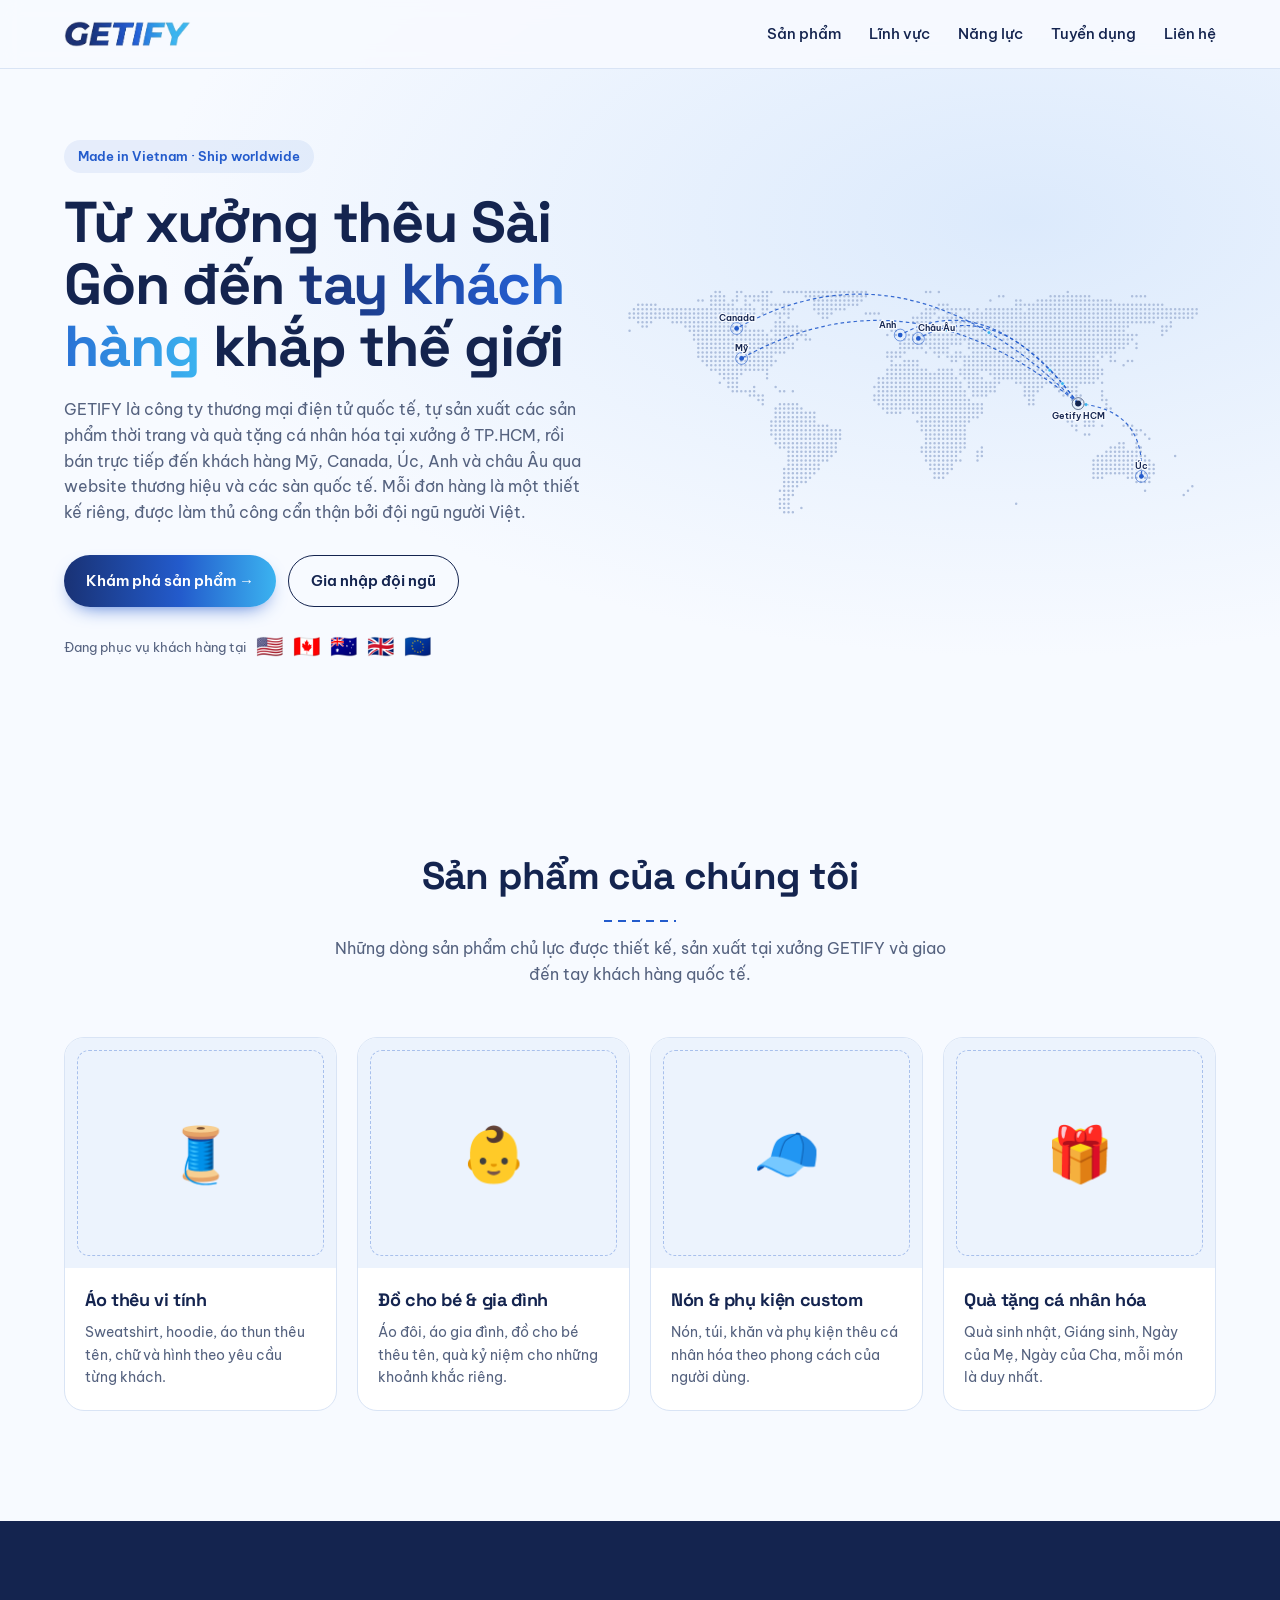
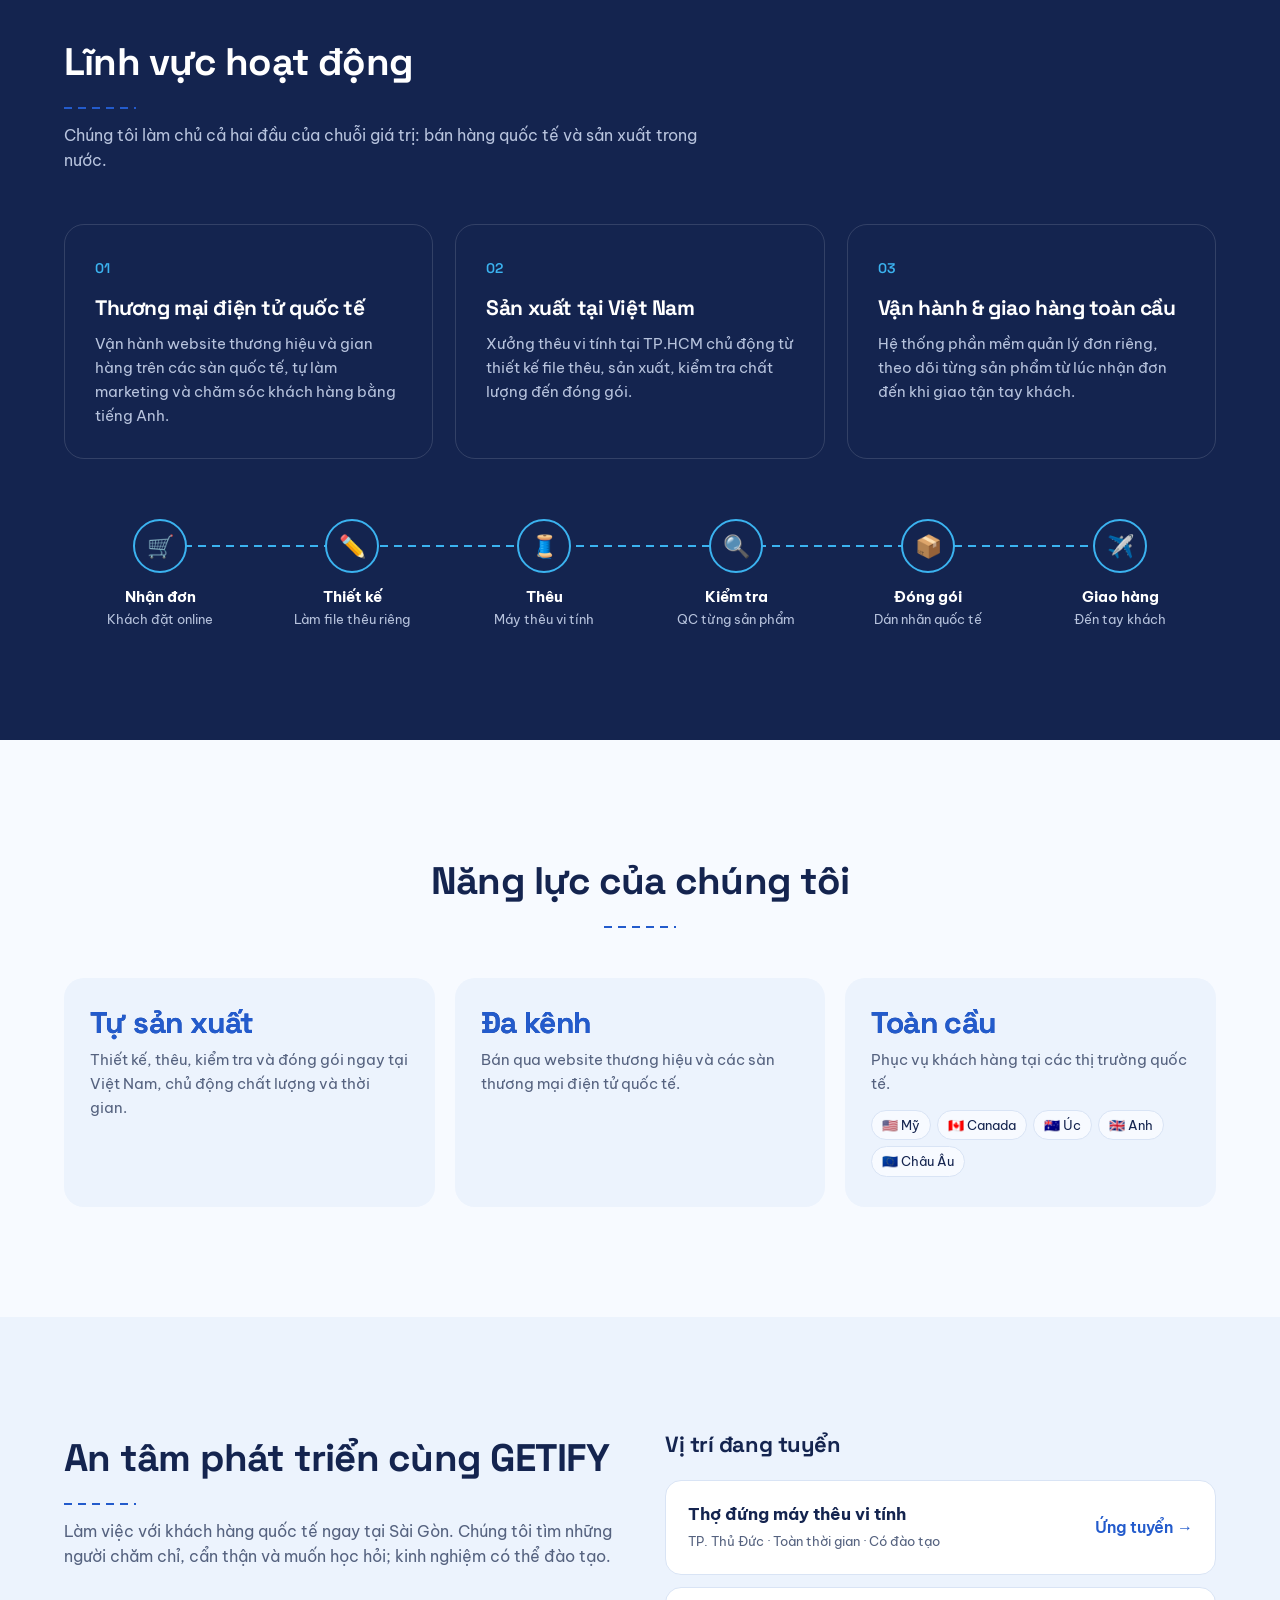
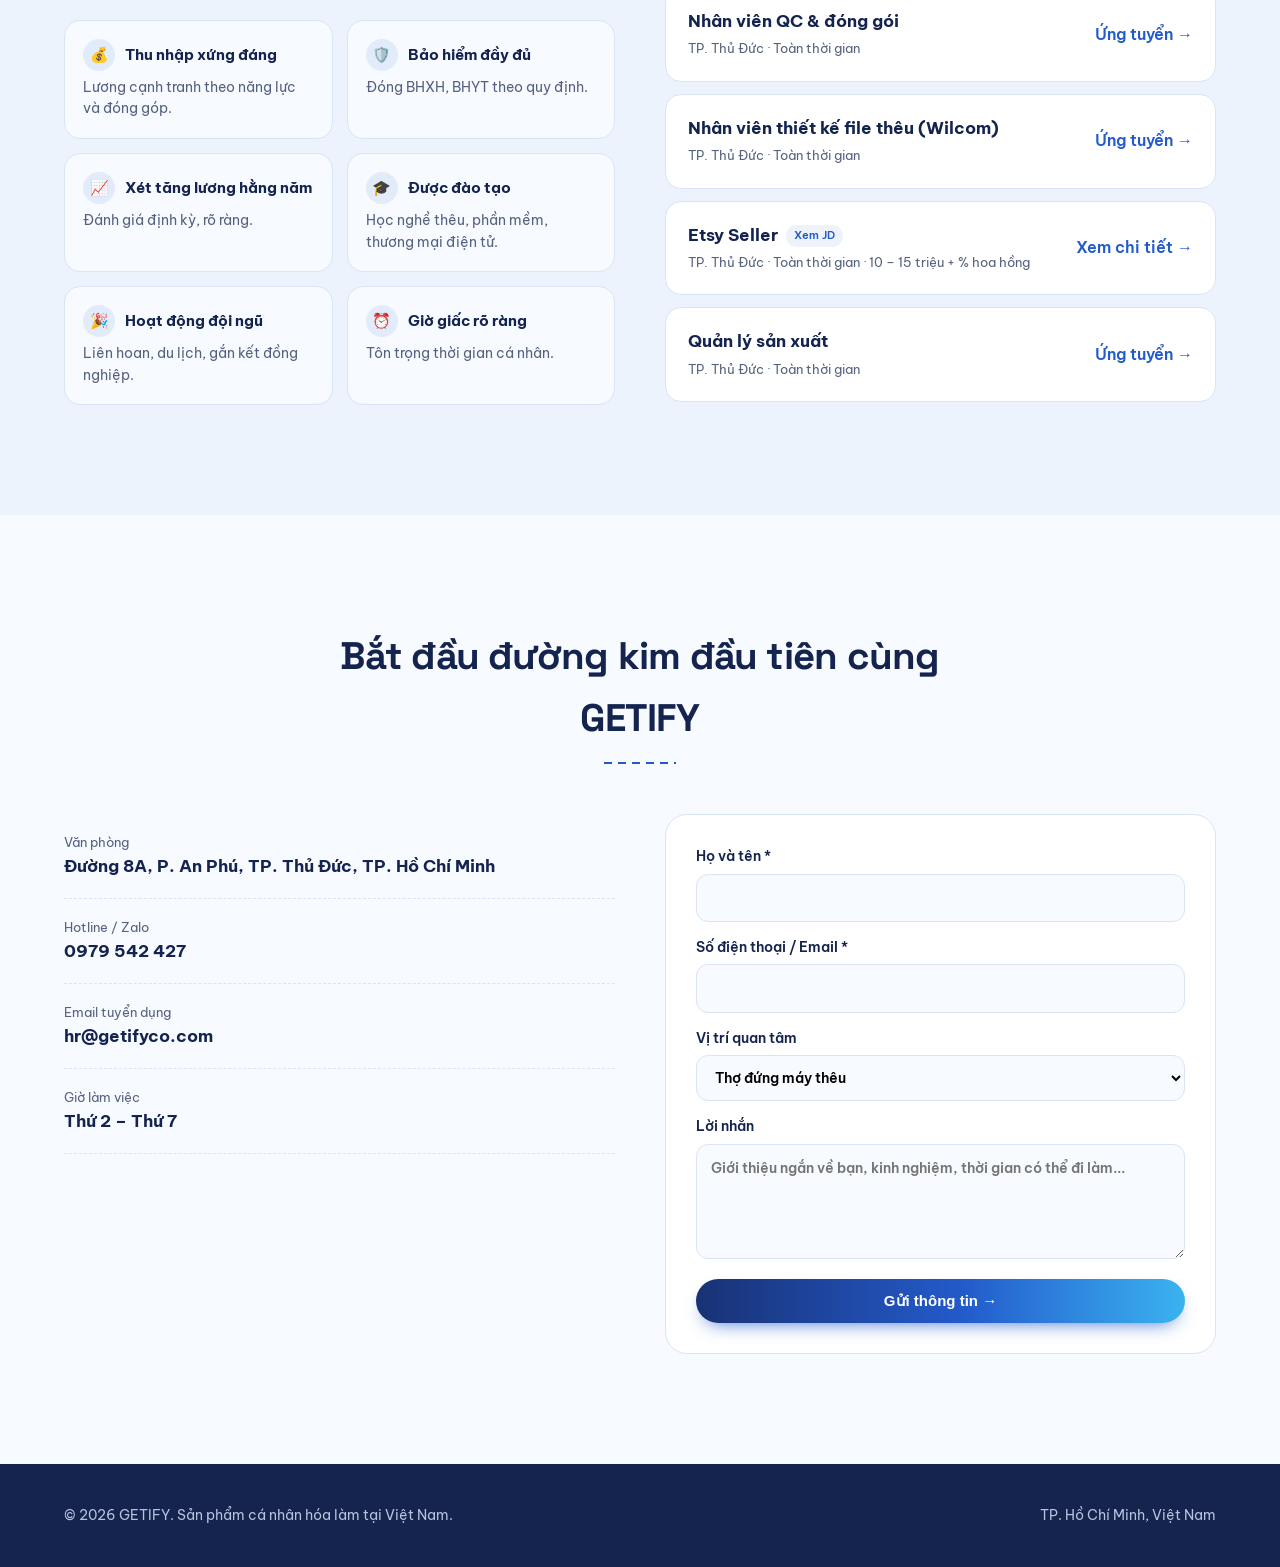
<file: index.html>
<!doctype html><html lang="vi"><head><meta charset="utf-8"><link rel="icon" href="/logo.png"><meta name="theme-color" content="#193275"><meta name="viewport" content="width=device-width,initial-scale=1">
<title>GETIFY – Sản phẩm cá nhân hóa làm tại Việt Nam, bán khắp thế giới</title>
<meta name="description" content="GETIFY là công ty thương mại điện tử quốc tế, sở hữu xưởng thêu vi tính tại TP.HCM, sản xuất và giao sản phẩm cá nhân hóa đến khách hàng Mỹ, Canada, Úc, Anh và châu Âu.">
<link rel="preconnect" href="https://fonts.googleapis.com"><link href="https://fonts.googleapis.com/css2?family=Be+Vietnam+Pro:wght@400;500;600;700&family=Space+Grotesk:wght@500;600;700&display=swap" rel="stylesheet">
<link rel="stylesheet" href="/style.css"></head><body>
<header><div class="wrap"><a href="#" class="logo"><img src="/logo.png" alt="GETIFY" height="26"></a>
<nav id="nav"><a href="#san-pham">Sản phẩm</a><a href="#linh-vuc">Lĩnh vực</a><a href="#nang-luc">Năng lực</a><a href="#tuyen-dung">Tuyển dụng</a><a href="#lien-he">Liên hệ</a></nav>
<button class="menu" onclick="document.getElementById('nav').classList.toggle('open')">☰</button></div></header>

<section class="hero"><div class="wrap grid">
<div class="rv"><span class="tag">Made in Vietnam · Ship worldwide</span>
<h1>Từ xưởng thêu Sài Gòn đến <em>tay khách hàng</em> khắp thế giới</h1>
<p>GETIFY là công ty thương mại điện tử quốc tế, tự sản xuất các sản phẩm thời trang và quà tặng cá nhân hóa tại xưởng ở TP.HCM, rồi bán trực tiếp đến khách hàng Mỹ, Canada, Úc, Anh và châu Âu qua website thương hiệu và các sàn quốc tế. Mỗi đơn hàng là một thiết kế riêng, được làm thủ công cẩn thận bởi đội ngũ người Việt.</p>
<div class="cta"><a href="#san-pham" class="btn pri">Khám phá sản phẩm →</a><a href="#tuyen-dung" class="btn sec">Gia nhập đội ngũ</a></div>
<div class="flags">Đang phục vụ khách hàng tại <span title="Mỹ">🇺🇸</span><span title="Canada">🇨🇦</span><span title="Úc">🇦🇺</span><span title="Anh">🇬🇧</span><span title="Châu Âu">🇪🇺</span></div></div>
<div class="rv"><svg class="map" viewBox="0 -20 1000 400"><path class="land" d="M158.9 0.0h0M166.1 0.0h0M195.0 0.0h0M202.2 0.0h0M238.3 0.0h0M245.6 0.0h0M252.8 0.0h0M274.4 0.0h0M281.7 0.0h0M288.9 0.0h0M296.1 0.0h0M303.3 0.0h0M310.6 0.0h0M317.8 0.0h0M325.0 0.0h0M332.2 0.0h0M339.4 0.0h0M346.7 0.0h0M353.9 0.0h0M361.1 0.0h0M368.3 0.0h0M375.6 0.0h0M382.8 0.0h0M390.0 0.0h0M397.2 0.0h0M404.4 0.0h0M411.7 0.0h0M512.8 0.0h0M520.0 0.0h0M534.4 0.0h0M751.1 0.0h0M151.7 7.3h0M158.9 7.3h0M166.1 7.3h0M173.3 7.3h0M195.0 7.3h0M209.4 7.3h0M216.7 7.3h0M223.9 7.3h0M231.1 7.3h0M238.3 7.3h0M245.6 7.3h0M310.6 7.3h0M317.8 7.3h0M325.0 7.3h0M332.2 7.3h0M339.4 7.3h0M346.7 7.3h0M353.9 7.3h0M361.1 7.3h0M368.3 7.3h0M375.6 7.3h0M382.8 7.3h0M390.0 7.3h0M397.2 7.3h0M404.4 7.3h0M411.7 7.3h0M635.6 7.3h0M642.8 7.3h0M722.2 7.3h0M729.4 7.3h0M736.7 7.3h0M743.9 7.3h0M751.1 7.3h0M758.3 7.3h0M765.6 7.3h0M772.8 7.3h0M780.0 7.3h0M787.2 7.3h0M859.4 7.3h0M866.7 7.3h0M873.9 7.3h0M881.1 7.3h0M130.0 14.5h0M137.2 14.5h0M151.7 14.5h0M158.9 14.5h0M166.1 14.5h0M173.3 14.5h0M187.8 14.5h0M195.0 14.5h0M209.4 14.5h0M223.9 14.5h0M231.1 14.5h0M238.3 14.5h0M245.6 14.5h0M325.0 14.5h0M332.2 14.5h0M339.4 14.5h0M346.7 14.5h0M353.9 14.5h0M361.1 14.5h0M368.3 14.5h0M375.6 14.5h0M382.8 14.5h0M390.0 14.5h0M397.2 14.5h0M404.4 14.5h0M621.1 14.5h0M664.4 14.5h0M671.7 14.5h0M700.6 14.5h0M707.8 14.5h0M715.0 14.5h0M722.2 14.5h0M729.4 14.5h0M736.7 14.5h0M743.9 14.5h0M751.1 14.5h0M758.3 14.5h0M765.6 14.5h0M772.8 14.5h0M780.0 14.5h0M787.2 14.5h0M794.4 14.5h0M801.7 14.5h0M808.9 14.5h0M816.1 14.5h0M823.3 14.5h0M28.9 21.8h0M36.1 21.8h0M43.3 21.8h0M50.6 21.8h0M57.8 21.8h0M151.7 21.8h0M158.9 21.8h0M166.1 21.8h0M173.3 21.8h0M180.6 21.8h0M187.8 21.8h0M209.4 21.8h0M216.7 21.8h0M238.3 21.8h0M245.6 21.8h0M252.8 21.8h0M260.0 21.8h0M267.2 21.8h0M274.4 21.8h0M281.7 21.8h0M325.0 21.8h0M332.2 21.8h0M339.4 21.8h0M346.7 21.8h0M353.9 21.8h0M361.1 21.8h0M368.3 21.8h0M375.6 21.8h0M382.8 21.8h0M390.0 21.8h0M397.2 21.8h0M534.4 21.8h0M541.7 21.8h0M548.9 21.8h0M664.4 21.8h0M671.7 21.8h0M678.9 21.8h0M686.1 21.8h0M693.3 21.8h0M700.6 21.8h0M707.8 21.8h0M715.0 21.8h0M722.2 21.8h0M729.4 21.8h0M736.7 21.8h0M743.9 21.8h0M751.1 21.8h0M758.3 21.8h0M765.6 21.8h0M772.8 21.8h0M780.0 21.8h0M787.2 21.8h0M794.4 21.8h0M801.7 21.8h0M808.9 21.8h0M816.1 21.8h0M823.3 21.8h0M830.6 21.8h0M837.8 21.8h0M845.0 21.8h0M852.2 21.8h0M859.4 21.8h0M866.7 21.8h0M873.9 21.8h0M881.1 21.8h0M888.3 21.8h0M895.6 21.8h0M902.8 21.8h0M910.0 21.8h0M21.7 29.1h0M28.9 29.1h0M36.1 29.1h0M43.3 29.1h0M50.6 29.1h0M57.8 29.1h0M65.0 29.1h0M72.2 29.1h0M79.4 29.1h0M86.7 29.1h0M93.9 29.1h0M101.1 29.1h0M108.3 29.1h0M115.6 29.1h0M122.8 29.1h0M130.0 29.1h0M137.2 29.1h0M144.4 29.1h0M151.7 29.1h0M158.9 29.1h0M166.1 29.1h0M173.3 29.1h0M180.6 29.1h0M187.8 29.1h0M195.0 29.1h0M202.2 29.1h0M209.4 29.1h0M216.7 29.1h0M223.9 29.1h0M238.3 29.1h0M245.6 29.1h0M260.0 29.1h0M274.4 29.1h0M281.7 29.1h0M288.9 29.1h0M325.0 29.1h0M332.2 29.1h0M339.4 29.1h0M346.7 29.1h0M353.9 29.1h0M361.1 29.1h0M368.3 29.1h0M375.6 29.1h0M512.8 29.1h0M520.0 29.1h0M527.2 29.1h0M534.4 29.1h0M541.7 29.1h0M548.9 29.1h0M556.1 29.1h0M563.3 29.1h0M570.6 29.1h0M577.8 29.1h0M585.0 29.1h0M599.4 29.1h0M613.9 29.1h0M621.1 29.1h0M628.3 29.1h0M635.6 29.1h0M642.8 29.1h0M650.0 29.1h0M657.2 29.1h0M664.4 29.1h0M671.7 29.1h0M686.1 29.1h0M693.3 29.1h0M700.6 29.1h0M707.8 29.1h0M715.0 29.1h0M722.2 29.1h0M729.4 29.1h0M736.7 29.1h0M743.9 29.1h0M751.1 29.1h0M758.3 29.1h0M765.6 29.1h0M772.8 29.1h0M780.0 29.1h0M787.2 29.1h0M794.4 29.1h0M801.7 29.1h0M808.9 29.1h0M816.1 29.1h0M823.3 29.1h0M830.6 29.1h0M837.8 29.1h0M845.0 29.1h0M852.2 29.1h0M859.4 29.1h0M866.7 29.1h0M873.9 29.1h0M881.1 29.1h0M888.3 29.1h0M895.6 29.1h0M902.8 29.1h0M910.0 29.1h0M917.2 29.1h0M924.4 29.1h0M931.7 29.1h0M938.9 29.1h0M946.1 29.1h0M953.3 29.1h0M960.6 29.1h0M967.8 29.1h0M14.4 36.3h0M21.7 36.3h0M28.9 36.3h0M36.1 36.3h0M43.3 36.3h0M50.6 36.3h0M57.8 36.3h0M65.0 36.3h0M72.2 36.3h0M79.4 36.3h0M86.7 36.3h0M93.9 36.3h0M101.1 36.3h0M108.3 36.3h0M115.6 36.3h0M122.8 36.3h0M130.0 36.3h0M137.2 36.3h0M144.4 36.3h0M151.7 36.3h0M158.9 36.3h0M166.1 36.3h0M173.3 36.3h0M180.6 36.3h0M187.8 36.3h0M195.0 36.3h0M202.2 36.3h0M209.4 36.3h0M216.7 36.3h0M223.9 36.3h0M238.3 36.3h0M260.0 36.3h0M267.2 36.3h0M274.4 36.3h0M281.7 36.3h0M332.2 36.3h0M339.4 36.3h0M346.7 36.3h0M353.9 36.3h0M411.7 36.3h0M418.9 36.3h0M426.1 36.3h0M433.3 36.3h0M505.6 36.3h0M512.8 36.3h0M520.0 36.3h0M527.2 36.3h0M548.9 36.3h0M556.1 36.3h0M563.3 36.3h0M585.0 36.3h0M592.2 36.3h0M599.4 36.3h0M606.7 36.3h0M613.9 36.3h0M621.1 36.3h0M628.3 36.3h0M635.6 36.3h0M642.8 36.3h0M650.0 36.3h0M657.2 36.3h0M664.4 36.3h0M671.7 36.3h0M678.9 36.3h0M686.1 36.3h0M693.3 36.3h0M700.6 36.3h0M707.8 36.3h0M715.0 36.3h0M722.2 36.3h0M729.4 36.3h0M736.7 36.3h0M743.9 36.3h0M751.1 36.3h0M758.3 36.3h0M765.6 36.3h0M772.8 36.3h0M780.0 36.3h0M787.2 36.3h0M794.4 36.3h0M801.7 36.3h0M808.9 36.3h0M816.1 36.3h0M823.3 36.3h0M830.6 36.3h0M837.8 36.3h0M845.0 36.3h0M852.2 36.3h0M859.4 36.3h0M866.7 36.3h0M873.9 36.3h0M881.1 36.3h0M888.3 36.3h0M895.6 36.3h0M902.8 36.3h0M910.0 36.3h0M917.2 36.3h0M924.4 36.3h0M931.7 36.3h0M938.9 36.3h0M946.1 36.3h0M953.3 36.3h0M960.6 36.3h0M967.8 36.3h0M14.4 43.6h0M21.7 43.6h0M28.9 43.6h0M36.1 43.6h0M43.3 43.6h0M50.6 43.6h0M57.8 43.6h0M65.0 43.6h0M72.2 43.6h0M79.4 43.6h0M86.7 43.6h0M93.9 43.6h0M101.1 43.6h0M108.3 43.6h0M115.6 43.6h0M122.8 43.6h0M130.0 43.6h0M137.2 43.6h0M144.4 43.6h0M151.7 43.6h0M158.9 43.6h0M166.1 43.6h0M173.3 43.6h0M180.6 43.6h0M187.8 43.6h0M195.0 43.6h0M202.2 43.6h0M209.4 43.6h0M267.2 43.6h0M281.7 43.6h0M339.4 43.6h0M346.7 43.6h0M491.1 43.6h0M498.3 43.6h0M505.6 43.6h0M512.8 43.6h0M520.0 43.6h0M534.4 43.6h0M541.7 43.6h0M548.9 43.6h0M556.1 43.6h0M563.3 43.6h0M570.6 43.6h0M577.8 43.6h0M585.0 43.6h0M592.2 43.6h0M599.4 43.6h0M606.7 43.6h0M613.9 43.6h0M621.1 43.6h0M628.3 43.6h0M635.6 43.6h0M642.8 43.6h0M650.0 43.6h0M657.2 43.6h0M664.4 43.6h0M671.7 43.6h0M678.9 43.6h0M686.1 43.6h0M693.3 43.6h0M700.6 43.6h0M707.8 43.6h0M715.0 43.6h0M722.2 43.6h0M729.4 43.6h0M736.7 43.6h0M743.9 43.6h0M751.1 43.6h0M758.3 43.6h0M765.6 43.6h0M772.8 43.6h0M780.0 43.6h0M787.2 43.6h0M794.4 43.6h0M801.7 43.6h0M808.9 43.6h0M816.1 43.6h0M823.3 43.6h0M830.6 43.6h0M837.8 43.6h0M845.0 43.6h0M852.2 43.6h0M859.4 43.6h0M866.7 43.6h0M873.9 43.6h0M881.1 43.6h0M888.3 43.6h0M895.6 43.6h0M902.8 43.6h0M910.0 43.6h0M917.2 43.6h0M924.4 43.6h0M931.7 43.6h0M938.9 43.6h0M946.1 43.6h0M953.3 43.6h0M960.6 43.6h0M28.9 50.9h0M36.1 50.9h0M43.3 50.9h0M50.6 50.9h0M86.7 50.9h0M93.9 50.9h0M101.1 50.9h0M108.3 50.9h0M115.6 50.9h0M122.8 50.9h0M130.0 50.9h0M137.2 50.9h0M144.4 50.9h0M151.7 50.9h0M158.9 50.9h0M166.1 50.9h0M173.3 50.9h0M180.6 50.9h0M187.8 50.9h0M195.0 50.9h0M202.2 50.9h0M260.0 50.9h0M267.2 50.9h0M274.4 50.9h0M491.1 50.9h0M498.3 50.9h0M505.6 50.9h0M512.8 50.9h0M520.0 50.9h0M556.1 50.9h0M563.3 50.9h0M570.6 50.9h0M577.8 50.9h0M585.0 50.9h0M592.2 50.9h0M599.4 50.9h0M606.7 50.9h0M613.9 50.9h0M621.1 50.9h0M628.3 50.9h0M635.6 50.9h0M642.8 50.9h0M650.0 50.9h0M657.2 50.9h0M664.4 50.9h0M671.7 50.9h0M678.9 50.9h0M686.1 50.9h0M693.3 50.9h0M700.6 50.9h0M707.8 50.9h0M715.0 50.9h0M722.2 50.9h0M729.4 50.9h0M736.7 50.9h0M743.9 50.9h0M751.1 50.9h0M758.3 50.9h0M765.6 50.9h0M772.8 50.9h0M780.0 50.9h0M787.2 50.9h0M794.4 50.9h0M801.7 50.9h0M808.9 50.9h0M816.1 50.9h0M823.3 50.9h0M830.6 50.9h0M837.8 50.9h0M845.0 50.9h0M852.2 50.9h0M859.4 50.9h0M866.7 50.9h0M873.9 50.9h0M881.1 50.9h0M888.3 50.9h0M895.6 50.9h0M924.4 50.9h0M36.1 58.1h0M43.3 58.1h0M108.3 58.1h0M115.6 58.1h0M122.8 58.1h0M130.0 58.1h0M137.2 58.1h0M144.4 58.1h0M151.7 58.1h0M158.9 58.1h0M166.1 58.1h0M173.3 58.1h0M180.6 58.1h0M187.8 58.1h0M195.0 58.1h0M202.2 58.1h0M209.4 58.1h0M260.0 58.1h0M267.2 58.1h0M274.4 58.1h0M281.7 58.1h0M288.9 58.1h0M296.1 58.1h0M462.2 58.1h0M505.6 58.1h0M512.8 58.1h0M534.4 58.1h0M541.7 58.1h0M548.9 58.1h0M556.1 58.1h0M563.3 58.1h0M570.6 58.1h0M577.8 58.1h0M585.0 58.1h0M592.2 58.1h0M599.4 58.1h0M606.7 58.1h0M613.9 58.1h0M621.1 58.1h0M628.3 58.1h0M635.6 58.1h0M642.8 58.1h0M650.0 58.1h0M657.2 58.1h0M664.4 58.1h0M671.7 58.1h0M678.9 58.1h0M686.1 58.1h0M693.3 58.1h0M700.6 58.1h0M707.8 58.1h0M715.0 58.1h0M722.2 58.1h0M729.4 58.1h0M736.7 58.1h0M743.9 58.1h0M751.1 58.1h0M758.3 58.1h0M765.6 58.1h0M772.8 58.1h0M780.0 58.1h0M787.2 58.1h0M794.4 58.1h0M801.7 58.1h0M808.9 58.1h0M816.1 58.1h0M823.3 58.1h0M830.6 58.1h0M837.8 58.1h0M845.0 58.1h0M852.2 58.1h0M910.0 58.1h0M917.2 58.1h0M924.4 58.1h0M14.4 65.4h0M115.6 65.4h0M122.8 65.4h0M130.0 65.4h0M137.2 65.4h0M144.4 65.4h0M151.7 65.4h0M158.9 65.4h0M166.1 65.4h0M173.3 65.4h0M180.6 65.4h0M187.8 65.4h0M195.0 65.4h0M202.2 65.4h0M209.4 65.4h0M216.7 65.4h0M223.9 65.4h0M231.1 65.4h0M238.3 65.4h0M252.8 65.4h0M260.0 65.4h0M267.2 65.4h0M274.4 65.4h0M281.7 65.4h0M288.9 65.4h0M296.1 65.4h0M303.3 65.4h0M310.6 65.4h0M455.0 65.4h0M462.2 65.4h0M498.3 65.4h0M520.0 65.4h0M527.2 65.4h0M534.4 65.4h0M541.7 65.4h0M548.9 65.4h0M556.1 65.4h0M563.3 65.4h0M570.6 65.4h0M577.8 65.4h0M585.0 65.4h0M592.2 65.4h0M599.4 65.4h0M606.7 65.4h0M613.9 65.4h0M621.1 65.4h0M628.3 65.4h0M635.6 65.4h0M642.8 65.4h0M650.0 65.4h0M657.2 65.4h0M664.4 65.4h0M671.7 65.4h0M678.9 65.4h0M686.1 65.4h0M693.3 65.4h0M700.6 65.4h0M707.8 65.4h0M715.0 65.4h0M722.2 65.4h0M729.4 65.4h0M736.7 65.4h0M743.9 65.4h0M751.1 65.4h0M758.3 65.4h0M765.6 65.4h0M772.8 65.4h0M780.0 65.4h0M787.2 65.4h0M794.4 65.4h0M801.7 65.4h0M808.9 65.4h0M816.1 65.4h0M823.3 65.4h0M830.6 65.4h0M837.8 65.4h0M845.0 65.4h0M910.0 65.4h0M917.2 65.4h0M122.8 72.6h0M130.0 72.6h0M137.2 72.6h0M144.4 72.6h0M151.7 72.6h0M158.9 72.6h0M166.1 72.6h0M173.3 72.6h0M180.6 72.6h0M187.8 72.6h0M195.0 72.6h0M202.2 72.6h0M209.4 72.6h0M216.7 72.6h0M223.9 72.6h0M231.1 72.6h0M238.3 72.6h0M245.6 72.6h0M260.0 72.6h0M267.2 72.6h0M274.4 72.6h0M281.7 72.6h0M288.9 72.6h0M296.1 72.6h0M303.3 72.6h0M310.6 72.6h0M447.8 72.6h0M462.2 72.6h0M469.4 72.6h0M483.9 72.6h0M491.1 72.6h0M498.3 72.6h0M505.6 72.6h0M512.8 72.6h0M520.0 72.6h0M527.2 72.6h0M534.4 72.6h0M541.7 72.6h0M548.9 72.6h0M556.1 72.6h0M563.3 72.6h0M570.6 72.6h0M577.8 72.6h0M585.0 72.6h0M592.2 72.6h0M599.4 72.6h0M606.7 72.6h0M613.9 72.6h0M621.1 72.6h0M628.3 72.6h0M635.6 72.6h0M642.8 72.6h0M650.0 72.6h0M657.2 72.6h0M664.4 72.6h0M671.7 72.6h0M678.9 72.6h0M686.1 72.6h0M693.3 72.6h0M700.6 72.6h0M707.8 72.6h0M715.0 72.6h0M722.2 72.6h0M729.4 72.6h0M736.7 72.6h0M743.9 72.6h0M751.1 72.6h0M758.3 72.6h0M765.6 72.6h0M772.8 72.6h0M780.0 72.6h0M787.2 72.6h0M794.4 72.6h0M801.7 72.6h0M808.9 72.6h0M816.1 72.6h0M823.3 72.6h0M830.6 72.6h0M837.8 72.6h0M845.0 72.6h0M852.2 72.6h0M859.4 72.6h0M866.7 72.6h0M910.0 72.6h0M122.8 79.9h0M130.0 79.9h0M137.2 79.9h0M144.4 79.9h0M151.7 79.9h0M158.9 79.9h0M166.1 79.9h0M173.3 79.9h0M180.6 79.9h0M187.8 79.9h0M195.0 79.9h0M202.2 79.9h0M209.4 79.9h0M216.7 79.9h0M223.9 79.9h0M231.1 79.9h0M238.3 79.9h0M245.6 79.9h0M252.8 79.9h0M260.0 79.9h0M267.2 79.9h0M274.4 79.9h0M281.7 79.9h0M296.1 79.9h0M310.6 79.9h0M317.8 79.9h0M476.7 79.9h0M483.9 79.9h0M491.1 79.9h0M498.3 79.9h0M505.6 79.9h0M512.8 79.9h0M520.0 79.9h0M527.2 79.9h0M534.4 79.9h0M541.7 79.9h0M548.9 79.9h0M556.1 79.9h0M563.3 79.9h0M570.6 79.9h0M577.8 79.9h0M585.0 79.9h0M592.2 79.9h0M599.4 79.9h0M606.7 79.9h0M613.9 79.9h0M621.1 79.9h0M628.3 79.9h0M635.6 79.9h0M642.8 79.9h0M650.0 79.9h0M657.2 79.9h0M664.4 79.9h0M671.7 79.9h0M678.9 79.9h0M686.1 79.9h0M693.3 79.9h0M700.6 79.9h0M707.8 79.9h0M715.0 79.9h0M722.2 79.9h0M729.4 79.9h0M736.7 79.9h0M743.9 79.9h0M751.1 79.9h0M758.3 79.9h0M765.6 79.9h0M772.8 79.9h0M780.0 79.9h0M787.2 79.9h0M794.4 79.9h0M801.7 79.9h0M808.9 79.9h0M816.1 79.9h0M823.3 79.9h0M830.6 79.9h0M837.8 79.9h0M845.0 79.9h0M852.2 79.9h0M859.4 79.9h0M130.0 87.2h0M137.2 87.2h0M144.4 87.2h0M151.7 87.2h0M158.9 87.2h0M166.1 87.2h0M173.3 87.2h0M180.6 87.2h0M187.8 87.2h0M195.0 87.2h0M202.2 87.2h0M209.4 87.2h0M216.7 87.2h0M223.9 87.2h0M231.1 87.2h0M238.3 87.2h0M245.6 87.2h0M252.8 87.2h0M260.0 87.2h0M267.2 87.2h0M274.4 87.2h0M281.7 87.2h0M288.9 87.2h0M469.4 87.2h0M476.7 87.2h0M483.9 87.2h0M491.1 87.2h0M498.3 87.2h0M505.6 87.2h0M512.8 87.2h0M520.0 87.2h0M527.2 87.2h0M534.4 87.2h0M541.7 87.2h0M548.9 87.2h0M556.1 87.2h0M563.3 87.2h0M570.6 87.2h0M585.0 87.2h0M592.2 87.2h0M599.4 87.2h0M606.7 87.2h0M613.9 87.2h0M621.1 87.2h0M628.3 87.2h0M635.6 87.2h0M642.8 87.2h0M650.0 87.2h0M657.2 87.2h0M664.4 87.2h0M671.7 87.2h0M678.9 87.2h0M686.1 87.2h0M693.3 87.2h0M700.6 87.2h0M707.8 87.2h0M715.0 87.2h0M722.2 87.2h0M729.4 87.2h0M736.7 87.2h0M743.9 87.2h0M751.1 87.2h0M758.3 87.2h0M765.6 87.2h0M772.8 87.2h0M780.0 87.2h0M787.2 87.2h0M794.4 87.2h0M801.7 87.2h0M808.9 87.2h0M816.1 87.2h0M823.3 87.2h0M830.6 87.2h0M837.8 87.2h0M845.0 87.2h0M852.2 87.2h0M866.7 87.2h0M130.0 94.4h0M137.2 94.4h0M144.4 94.4h0M151.7 94.4h0M158.9 94.4h0M166.1 94.4h0M173.3 94.4h0M180.6 94.4h0M187.8 94.4h0M195.0 94.4h0M202.2 94.4h0M209.4 94.4h0M216.7 94.4h0M223.9 94.4h0M231.1 94.4h0M238.3 94.4h0M245.6 94.4h0M252.8 94.4h0M260.0 94.4h0M267.2 94.4h0M274.4 94.4h0M281.7 94.4h0M288.9 94.4h0M469.4 94.4h0M476.7 94.4h0M483.9 94.4h0M491.1 94.4h0M498.3 94.4h0M505.6 94.4h0M520.0 94.4h0M527.2 94.4h0M534.4 94.4h0M541.7 94.4h0M548.9 94.4h0M585.0 94.4h0M592.2 94.4h0M599.4 94.4h0M606.7 94.4h0M613.9 94.4h0M621.1 94.4h0M628.3 94.4h0M635.6 94.4h0M642.8 94.4h0M650.0 94.4h0M657.2 94.4h0M664.4 94.4h0M671.7 94.4h0M678.9 94.4h0M686.1 94.4h0M693.3 94.4h0M700.6 94.4h0M707.8 94.4h0M715.0 94.4h0M722.2 94.4h0M729.4 94.4h0M736.7 94.4h0M743.9 94.4h0M751.1 94.4h0M758.3 94.4h0M765.6 94.4h0M772.8 94.4h0M780.0 94.4h0M787.2 94.4h0M794.4 94.4h0M801.7 94.4h0M808.9 94.4h0M816.1 94.4h0M823.3 94.4h0M830.6 94.4h0M837.8 94.4h0M845.0 94.4h0M866.7 94.4h0M130.0 101.7h0M137.2 101.7h0M144.4 101.7h0M151.7 101.7h0M158.9 101.7h0M166.1 101.7h0M173.3 101.7h0M180.6 101.7h0M187.8 101.7h0M195.0 101.7h0M202.2 101.7h0M209.4 101.7h0M216.7 101.7h0M223.9 101.7h0M231.1 101.7h0M238.3 101.7h0M245.6 101.7h0M252.8 101.7h0M260.0 101.7h0M267.2 101.7h0M274.4 101.7h0M447.8 101.7h0M455.0 101.7h0M462.2 101.7h0M469.4 101.7h0M476.7 101.7h0M512.8 101.7h0M527.2 101.7h0M534.4 101.7h0M541.7 101.7h0M548.9 101.7h0M563.3 101.7h0M570.6 101.7h0M592.2 101.7h0M599.4 101.7h0M606.7 101.7h0M613.9 101.7h0M621.1 101.7h0M628.3 101.7h0M635.6 101.7h0M642.8 101.7h0M650.0 101.7h0M657.2 101.7h0M664.4 101.7h0M671.7 101.7h0M678.9 101.7h0M686.1 101.7h0M693.3 101.7h0M700.6 101.7h0M707.8 101.7h0M715.0 101.7h0M722.2 101.7h0M729.4 101.7h0M736.7 101.7h0M743.9 101.7h0M751.1 101.7h0M758.3 101.7h0M765.6 101.7h0M772.8 101.7h0M780.0 101.7h0M787.2 101.7h0M794.4 101.7h0M801.7 101.7h0M808.9 101.7h0M816.1 101.7h0M823.3 101.7h0M830.6 101.7h0M130.0 109.0h0M137.2 109.0h0M144.4 109.0h0M151.7 109.0h0M158.9 109.0h0M166.1 109.0h0M173.3 109.0h0M180.6 109.0h0M187.8 109.0h0M195.0 109.0h0M202.2 109.0h0M209.4 109.0h0M216.7 109.0h0M223.9 109.0h0M231.1 109.0h0M238.3 109.0h0M245.6 109.0h0M252.8 109.0h0M447.8 109.0h0M455.0 109.0h0M462.2 109.0h0M469.4 109.0h0M534.4 109.0h0M548.9 109.0h0M556.1 109.0h0M563.3 109.0h0M570.6 109.0h0M577.8 109.0h0M585.0 109.0h0M592.2 109.0h0M599.4 109.0h0M606.7 109.0h0M613.9 109.0h0M621.1 109.0h0M628.3 109.0h0M635.6 109.0h0M642.8 109.0h0M650.0 109.0h0M657.2 109.0h0M664.4 109.0h0M671.7 109.0h0M678.9 109.0h0M686.1 109.0h0M693.3 109.0h0M700.6 109.0h0M707.8 109.0h0M715.0 109.0h0M722.2 109.0h0M729.4 109.0h0M736.7 109.0h0M743.9 109.0h0M751.1 109.0h0M758.3 109.0h0M765.6 109.0h0M772.8 109.0h0M780.0 109.0h0M787.2 109.0h0M794.4 109.0h0M808.9 109.0h0M823.3 109.0h0M137.2 116.2h0M144.4 116.2h0M151.7 116.2h0M158.9 116.2h0M166.1 116.2h0M173.3 116.2h0M180.6 116.2h0M187.8 116.2h0M195.0 116.2h0M202.2 116.2h0M209.4 116.2h0M216.7 116.2h0M223.9 116.2h0M231.1 116.2h0M238.3 116.2h0M245.6 116.2h0M252.8 116.2h0M260.0 116.2h0M455.0 116.2h0M476.7 116.2h0M483.9 116.2h0M491.1 116.2h0M498.3 116.2h0M556.1 116.2h0M563.3 116.2h0M577.8 116.2h0M585.0 116.2h0M592.2 116.2h0M599.4 116.2h0M606.7 116.2h0M613.9 116.2h0M621.1 116.2h0M628.3 116.2h0M635.6 116.2h0M642.8 116.2h0M650.0 116.2h0M657.2 116.2h0M664.4 116.2h0M671.7 116.2h0M678.9 116.2h0M686.1 116.2h0M693.3 116.2h0M700.6 116.2h0M707.8 116.2h0M715.0 116.2h0M722.2 116.2h0M729.4 116.2h0M736.7 116.2h0M743.9 116.2h0M751.1 116.2h0M758.3 116.2h0M765.6 116.2h0M772.8 116.2h0M780.0 116.2h0M787.2 116.2h0M794.4 116.2h0M801.7 116.2h0M823.3 116.2h0M830.6 116.2h0M852.2 116.2h0M859.4 116.2h0M144.4 123.5h0M151.7 123.5h0M158.9 123.5h0M166.1 123.5h0M173.3 123.5h0M180.6 123.5h0M187.8 123.5h0M195.0 123.5h0M202.2 123.5h0M209.4 123.5h0M216.7 123.5h0M223.9 123.5h0M231.1 123.5h0M238.3 123.5h0M245.6 123.5h0M252.8 123.5h0M455.0 123.5h0M462.2 123.5h0M469.4 123.5h0M476.7 123.5h0M483.9 123.5h0M491.1 123.5h0M498.3 123.5h0M577.8 123.5h0M585.0 123.5h0M592.2 123.5h0M599.4 123.5h0M606.7 123.5h0M613.9 123.5h0M621.1 123.5h0M628.3 123.5h0M635.6 123.5h0M642.8 123.5h0M650.0 123.5h0M657.2 123.5h0M664.4 123.5h0M671.7 123.5h0M678.9 123.5h0M686.1 123.5h0M693.3 123.5h0M700.6 123.5h0M707.8 123.5h0M715.0 123.5h0M722.2 123.5h0M729.4 123.5h0M736.7 123.5h0M743.9 123.5h0M751.1 123.5h0M758.3 123.5h0M765.6 123.5h0M772.8 123.5h0M780.0 123.5h0M787.2 123.5h0M794.4 123.5h0M801.7 123.5h0M845.0 123.5h0M151.7 130.8h0M158.9 130.8h0M166.1 130.8h0M173.3 130.8h0M180.6 130.8h0M187.8 130.8h0M195.0 130.8h0M202.2 130.8h0M209.4 130.8h0M216.7 130.8h0M223.9 130.8h0M231.1 130.8h0M238.3 130.8h0M245.6 130.8h0M447.8 130.8h0M455.0 130.8h0M462.2 130.8h0M469.4 130.8h0M476.7 130.8h0M483.9 130.8h0M491.1 130.8h0M498.3 130.8h0M505.6 130.8h0M512.8 130.8h0M534.4 130.8h0M541.7 130.8h0M548.9 130.8h0M556.1 130.8h0M570.6 130.8h0M577.8 130.8h0M585.0 130.8h0M592.2 130.8h0M599.4 130.8h0M606.7 130.8h0M613.9 130.8h0M621.1 130.8h0M628.3 130.8h0M635.6 130.8h0M642.8 130.8h0M650.0 130.8h0M657.2 130.8h0M664.4 130.8h0M671.7 130.8h0M678.9 130.8h0M686.1 130.8h0M693.3 130.8h0M700.6 130.8h0M707.8 130.8h0M715.0 130.8h0M722.2 130.8h0M729.4 130.8h0M736.7 130.8h0M743.9 130.8h0M751.1 130.8h0M758.3 130.8h0M765.6 130.8h0M772.8 130.8h0M780.0 130.8h0M787.2 130.8h0M794.4 130.8h0M801.7 130.8h0M808.9 130.8h0M166.1 138.0h0M173.3 138.0h0M180.6 138.0h0M187.8 138.0h0M195.0 138.0h0M202.2 138.0h0M245.6 138.0h0M447.8 138.0h0M455.0 138.0h0M462.2 138.0h0M469.4 138.0h0M476.7 138.0h0M483.9 138.0h0M491.1 138.0h0M498.3 138.0h0M505.6 138.0h0M512.8 138.0h0M520.0 138.0h0M527.2 138.0h0M534.4 138.0h0M541.7 138.0h0M548.9 138.0h0M556.1 138.0h0M570.6 138.0h0M577.8 138.0h0M585.0 138.0h0M592.2 138.0h0M599.4 138.0h0M621.1 138.0h0M628.3 138.0h0M635.6 138.0h0M642.8 138.0h0M650.0 138.0h0M657.2 138.0h0M664.4 138.0h0M671.7 138.0h0M678.9 138.0h0M686.1 138.0h0M693.3 138.0h0M700.6 138.0h0M707.8 138.0h0M715.0 138.0h0M722.2 138.0h0M729.4 138.0h0M736.7 138.0h0M743.9 138.0h0M751.1 138.0h0M758.3 138.0h0M765.6 138.0h0M772.8 138.0h0M780.0 138.0h0M787.2 138.0h0M794.4 138.0h0M801.7 138.0h0M808.9 138.0h0M173.3 145.3h0M180.6 145.3h0M187.8 145.3h0M195.0 145.3h0M245.6 145.3h0M433.3 145.3h0M440.6 145.3h0M447.8 145.3h0M455.0 145.3h0M462.2 145.3h0M469.4 145.3h0M476.7 145.3h0M483.9 145.3h0M491.1 145.3h0M498.3 145.3h0M505.6 145.3h0M512.8 145.3h0M520.0 145.3h0M527.2 145.3h0M534.4 145.3h0M541.7 145.3h0M548.9 145.3h0M556.1 145.3h0M563.3 145.3h0M577.8 145.3h0M585.0 145.3h0M592.2 145.3h0M599.4 145.3h0M606.7 145.3h0M628.3 145.3h0M635.6 145.3h0M642.8 145.3h0M650.0 145.3h0M657.2 145.3h0M664.4 145.3h0M671.7 145.3h0M678.9 145.3h0M686.1 145.3h0M693.3 145.3h0M700.6 145.3h0M707.8 145.3h0M715.0 145.3h0M722.2 145.3h0M729.4 145.3h0M736.7 145.3h0M743.9 145.3h0M751.1 145.3h0M758.3 145.3h0M765.6 145.3h0M772.8 145.3h0M780.0 145.3h0M787.2 145.3h0M794.4 145.3h0M801.7 145.3h0M166.1 152.6h0M180.6 152.6h0M187.8 152.6h0M195.0 152.6h0M433.3 152.6h0M440.6 152.6h0M447.8 152.6h0M455.0 152.6h0M462.2 152.6h0M469.4 152.6h0M476.7 152.6h0M483.9 152.6h0M491.1 152.6h0M498.3 152.6h0M505.6 152.6h0M512.8 152.6h0M520.0 152.6h0M527.2 152.6h0M534.4 152.6h0M541.7 152.6h0M548.9 152.6h0M556.1 152.6h0M563.3 152.6h0M570.6 152.6h0M585.0 152.6h0M592.2 152.6h0M599.4 152.6h0M606.7 152.6h0M613.9 152.6h0M621.1 152.6h0M628.3 152.6h0M635.6 152.6h0M664.4 152.6h0M671.7 152.6h0M678.9 152.6h0M686.1 152.6h0M693.3 152.6h0M700.6 152.6h0M707.8 152.6h0M715.0 152.6h0M722.2 152.6h0M729.4 152.6h0M736.7 152.6h0M743.9 152.6h0M751.1 152.6h0M758.3 152.6h0M765.6 152.6h0M772.8 152.6h0M780.0 152.6h0M787.2 152.6h0M794.4 152.6h0M808.9 152.6h0M180.6 159.8h0M187.8 159.8h0M195.0 159.8h0M223.9 159.8h0M260.0 159.8h0M426.1 159.8h0M433.3 159.8h0M440.6 159.8h0M447.8 159.8h0M455.0 159.8h0M462.2 159.8h0M469.4 159.8h0M476.7 159.8h0M483.9 159.8h0M491.1 159.8h0M498.3 159.8h0M505.6 159.8h0M512.8 159.8h0M520.0 159.8h0M527.2 159.8h0M534.4 159.8h0M541.7 159.8h0M548.9 159.8h0M556.1 159.8h0M563.3 159.8h0M570.6 159.8h0M585.0 159.8h0M592.2 159.8h0M599.4 159.8h0M606.7 159.8h0M613.9 159.8h0M621.1 159.8h0M628.3 159.8h0M678.9 159.8h0M686.1 159.8h0M693.3 159.8h0M700.6 159.8h0M707.8 159.8h0M729.4 159.8h0M736.7 159.8h0M743.9 159.8h0M751.1 159.8h0M758.3 159.8h0M765.6 159.8h0M187.8 167.1h0M195.0 167.1h0M202.2 167.1h0M209.4 167.1h0M216.7 167.1h0M223.9 167.1h0M267.2 167.1h0M274.4 167.1h0M288.9 167.1h0M433.3 167.1h0M440.6 167.1h0M447.8 167.1h0M455.0 167.1h0M462.2 167.1h0M469.4 167.1h0M476.7 167.1h0M483.9 167.1h0M491.1 167.1h0M498.3 167.1h0M505.6 167.1h0M512.8 167.1h0M520.0 167.1h0M527.2 167.1h0M534.4 167.1h0M541.7 167.1h0M548.9 167.1h0M556.1 167.1h0M563.3 167.1h0M570.6 167.1h0M577.8 167.1h0M592.2 167.1h0M599.4 167.1h0M606.7 167.1h0M613.9 167.1h0M621.1 167.1h0M628.3 167.1h0M678.9 167.1h0M686.1 167.1h0M693.3 167.1h0M700.6 167.1h0M736.7 167.1h0M743.9 167.1h0M751.1 167.1h0M758.3 167.1h0M765.6 167.1h0M808.9 167.1h0M216.7 174.4h0M223.9 174.4h0M231.1 174.4h0M238.3 174.4h0M426.1 174.4h0M433.3 174.4h0M440.6 174.4h0M447.8 174.4h0M455.0 174.4h0M462.2 174.4h0M469.4 174.4h0M476.7 174.4h0M483.9 174.4h0M491.1 174.4h0M498.3 174.4h0M505.6 174.4h0M512.8 174.4h0M520.0 174.4h0M527.2 174.4h0M534.4 174.4h0M541.7 174.4h0M548.9 174.4h0M556.1 174.4h0M563.3 174.4h0M570.6 174.4h0M577.8 174.4h0M592.2 174.4h0M599.4 174.4h0M606.7 174.4h0M613.9 174.4h0M678.9 174.4h0M686.1 174.4h0M693.3 174.4h0M743.9 174.4h0M751.1 174.4h0M758.3 174.4h0M765.6 174.4h0M772.8 174.4h0M808.9 174.4h0M231.1 181.6h0M238.3 181.6h0M426.1 181.6h0M433.3 181.6h0M440.6 181.6h0M447.8 181.6h0M455.0 181.6h0M462.2 181.6h0M469.4 181.6h0M476.7 181.6h0M483.9 181.6h0M491.1 181.6h0M498.3 181.6h0M505.6 181.6h0M512.8 181.6h0M520.0 181.6h0M527.2 181.6h0M534.4 181.6h0M541.7 181.6h0M548.9 181.6h0M556.1 181.6h0M563.3 181.6h0M570.6 181.6h0M577.8 181.6h0M585.0 181.6h0M686.1 181.6h0M693.3 181.6h0M758.3 181.6h0M765.6 181.6h0M772.8 181.6h0M808.9 181.6h0M816.1 181.6h0M238.3 188.9h0M267.2 188.9h0M274.4 188.9h0M281.7 188.9h0M288.9 188.9h0M296.1 188.9h0M433.3 188.9h0M440.6 188.9h0M447.8 188.9h0M455.0 188.9h0M462.2 188.9h0M469.4 188.9h0M476.7 188.9h0M483.9 188.9h0M491.1 188.9h0M498.3 188.9h0M505.6 188.9h0M512.8 188.9h0M520.0 188.9h0M527.2 188.9h0M534.4 188.9h0M541.7 188.9h0M548.9 188.9h0M556.1 188.9h0M563.3 188.9h0M570.6 188.9h0M577.8 188.9h0M585.0 188.9h0M592.2 188.9h0M599.4 188.9h0M606.7 188.9h0M686.1 188.9h0M693.3 188.9h0M765.6 188.9h0M816.1 188.9h0M260.0 196.1h0M267.2 196.1h0M274.4 196.1h0M281.7 196.1h0M288.9 196.1h0M296.1 196.1h0M303.3 196.1h0M440.6 196.1h0M447.8 196.1h0M455.0 196.1h0M462.2 196.1h0M469.4 196.1h0M476.7 196.1h0M483.9 196.1h0M491.1 196.1h0M498.3 196.1h0M505.6 196.1h0M512.8 196.1h0M520.0 196.1h0M527.2 196.1h0M534.4 196.1h0M541.7 196.1h0M548.9 196.1h0M556.1 196.1h0M563.3 196.1h0M570.6 196.1h0M577.8 196.1h0M585.0 196.1h0M592.2 196.1h0M599.4 196.1h0M606.7 196.1h0M816.1 196.1h0M823.3 196.1h0M260.0 203.4h0M267.2 203.4h0M274.4 203.4h0M281.7 203.4h0M288.9 203.4h0M296.1 203.4h0M303.3 203.4h0M310.6 203.4h0M317.8 203.4h0M325.0 203.4h0M447.8 203.4h0M455.0 203.4h0M462.2 203.4h0M469.4 203.4h0M491.1 203.4h0M498.3 203.4h0M505.6 203.4h0M512.8 203.4h0M520.0 203.4h0M527.2 203.4h0M534.4 203.4h0M541.7 203.4h0M548.9 203.4h0M556.1 203.4h0M563.3 203.4h0M570.6 203.4h0M577.8 203.4h0M585.0 203.4h0M592.2 203.4h0M599.4 203.4h0M606.7 203.4h0M751.1 203.4h0M758.3 203.4h0M794.4 203.4h0M801.7 203.4h0M260.0 210.7h0M267.2 210.7h0M274.4 210.7h0M281.7 210.7h0M288.9 210.7h0M296.1 210.7h0M303.3 210.7h0M310.6 210.7h0M317.8 210.7h0M325.0 210.7h0M505.6 210.7h0M512.8 210.7h0M520.0 210.7h0M527.2 210.7h0M534.4 210.7h0M541.7 210.7h0M548.9 210.7h0M556.1 210.7h0M563.3 210.7h0M570.6 210.7h0M577.8 210.7h0M585.0 210.7h0M592.2 210.7h0M599.4 210.7h0M743.9 210.7h0M758.3 210.7h0M787.2 210.7h0M794.4 210.7h0M252.8 217.9h0M260.0 217.9h0M267.2 217.9h0M274.4 217.9h0M281.7 217.9h0M288.9 217.9h0M296.1 217.9h0M303.3 217.9h0M310.6 217.9h0M317.8 217.9h0M325.0 217.9h0M498.3 217.9h0M505.6 217.9h0M512.8 217.9h0M520.0 217.9h0M527.2 217.9h0M534.4 217.9h0M541.7 217.9h0M548.9 217.9h0M556.1 217.9h0M563.3 217.9h0M570.6 217.9h0M577.8 217.9h0M585.0 217.9h0M751.1 217.9h0M758.3 217.9h0M780.0 217.9h0M787.2 217.9h0M794.4 217.9h0M252.8 225.2h0M260.0 225.2h0M267.2 225.2h0M274.4 225.2h0M281.7 225.2h0M288.9 225.2h0M296.1 225.2h0M303.3 225.2h0M310.6 225.2h0M317.8 225.2h0M325.0 225.2h0M332.2 225.2h0M339.4 225.2h0M346.7 225.2h0M505.6 225.2h0M512.8 225.2h0M520.0 225.2h0M527.2 225.2h0M534.4 225.2h0M541.7 225.2h0M548.9 225.2h0M556.1 225.2h0M563.3 225.2h0M570.6 225.2h0M577.8 225.2h0M758.3 225.2h0M765.6 225.2h0M780.0 225.2h0M787.2 225.2h0M794.4 225.2h0M808.9 225.2h0M845.0 225.2h0M852.2 225.2h0M859.4 225.2h0M252.8 232.5h0M260.0 232.5h0M267.2 232.5h0M274.4 232.5h0M281.7 232.5h0M288.9 232.5h0M296.1 232.5h0M303.3 232.5h0M310.6 232.5h0M317.8 232.5h0M325.0 232.5h0M332.2 232.5h0M339.4 232.5h0M346.7 232.5h0M353.9 232.5h0M361.1 232.5h0M368.3 232.5h0M505.6 232.5h0M512.8 232.5h0M520.0 232.5h0M527.2 232.5h0M534.4 232.5h0M541.7 232.5h0M548.9 232.5h0M556.1 232.5h0M563.3 232.5h0M570.6 232.5h0M577.8 232.5h0M765.6 232.5h0M859.4 232.5h0M866.7 232.5h0M873.9 232.5h0M252.8 239.7h0M260.0 239.7h0M267.2 239.7h0M274.4 239.7h0M281.7 239.7h0M288.9 239.7h0M296.1 239.7h0M303.3 239.7h0M310.6 239.7h0M317.8 239.7h0M325.0 239.7h0M332.2 239.7h0M339.4 239.7h0M346.7 239.7h0M353.9 239.7h0M361.1 239.7h0M368.3 239.7h0M512.8 239.7h0M520.0 239.7h0M527.2 239.7h0M534.4 239.7h0M541.7 239.7h0M548.9 239.7h0M556.1 239.7h0M563.3 239.7h0M570.6 239.7h0M577.8 239.7h0M780.0 239.7h0M787.2 239.7h0M859.4 239.7h0M866.7 239.7h0M881.1 239.7h0M260.0 247.0h0M267.2 247.0h0M274.4 247.0h0M281.7 247.0h0M288.9 247.0h0M296.1 247.0h0M303.3 247.0h0M310.6 247.0h0M317.8 247.0h0M325.0 247.0h0M332.2 247.0h0M339.4 247.0h0M346.7 247.0h0M353.9 247.0h0M361.1 247.0h0M368.3 247.0h0M512.8 247.0h0M520.0 247.0h0M527.2 247.0h0M534.4 247.0h0M541.7 247.0h0M548.9 247.0h0M556.1 247.0h0M563.3 247.0h0M570.6 247.0h0M577.8 247.0h0M888.3 247.0h0M260.0 254.3h0M267.2 254.3h0M274.4 254.3h0M281.7 254.3h0M288.9 254.3h0M296.1 254.3h0M303.3 254.3h0M310.6 254.3h0M317.8 254.3h0M325.0 254.3h0M332.2 254.3h0M339.4 254.3h0M346.7 254.3h0M353.9 254.3h0M361.1 254.3h0M512.8 254.3h0M520.0 254.3h0M527.2 254.3h0M534.4 254.3h0M541.7 254.3h0M548.9 254.3h0M556.1 254.3h0M563.3 254.3h0M570.6 254.3h0M577.8 254.3h0M837.8 254.3h0M845.0 254.3h0M866.7 254.3h0M267.2 261.5h0M274.4 261.5h0M281.7 261.5h0M288.9 261.5h0M296.1 261.5h0M303.3 261.5h0M310.6 261.5h0M317.8 261.5h0M325.0 261.5h0M332.2 261.5h0M339.4 261.5h0M346.7 261.5h0M353.9 261.5h0M361.1 261.5h0M505.6 261.5h0M512.8 261.5h0M520.0 261.5h0M527.2 261.5h0M534.4 261.5h0M541.7 261.5h0M548.9 261.5h0M556.1 261.5h0M563.3 261.5h0M570.6 261.5h0M577.8 261.5h0M606.7 261.5h0M823.3 261.5h0M830.6 261.5h0M837.8 261.5h0M845.0 261.5h0M866.7 261.5h0M873.9 261.5h0M281.7 268.8h0M288.9 268.8h0M296.1 268.8h0M303.3 268.8h0M310.6 268.8h0M317.8 268.8h0M325.0 268.8h0M332.2 268.8h0M339.4 268.8h0M346.7 268.8h0M353.9 268.8h0M361.1 268.8h0M505.6 268.8h0M512.8 268.8h0M520.0 268.8h0M527.2 268.8h0M534.4 268.8h0M541.7 268.8h0M548.9 268.8h0M556.1 268.8h0M563.3 268.8h0M570.6 268.8h0M599.4 268.8h0M606.7 268.8h0M816.1 268.8h0M823.3 268.8h0M830.6 268.8h0M837.8 268.8h0M845.0 268.8h0M852.2 268.8h0M859.4 268.8h0M866.7 268.8h0M873.9 268.8h0M281.7 276.1h0M288.9 276.1h0M296.1 276.1h0M303.3 276.1h0M310.6 276.1h0M317.8 276.1h0M325.0 276.1h0M332.2 276.1h0M339.4 276.1h0M346.7 276.1h0M353.9 276.1h0M512.8 276.1h0M520.0 276.1h0M527.2 276.1h0M534.4 276.1h0M541.7 276.1h0M548.9 276.1h0M556.1 276.1h0M563.3 276.1h0M599.4 276.1h0M606.7 276.1h0M801.7 276.1h0M808.9 276.1h0M816.1 276.1h0M823.3 276.1h0M830.6 276.1h0M837.8 276.1h0M845.0 276.1h0M852.2 276.1h0M859.4 276.1h0M866.7 276.1h0M873.9 276.1h0M881.1 276.1h0M931.7 276.1h0M281.7 283.3h0M288.9 283.3h0M296.1 283.3h0M303.3 283.3h0M310.6 283.3h0M317.8 283.3h0M325.0 283.3h0M332.2 283.3h0M339.4 283.3h0M346.7 283.3h0M512.8 283.3h0M520.0 283.3h0M527.2 283.3h0M534.4 283.3h0M541.7 283.3h0M548.9 283.3h0M556.1 283.3h0M563.3 283.3h0M570.6 283.3h0M599.4 283.3h0M794.4 283.3h0M801.7 283.3h0M808.9 283.3h0M816.1 283.3h0M823.3 283.3h0M830.6 283.3h0M837.8 283.3h0M845.0 283.3h0M852.2 283.3h0M859.4 283.3h0M866.7 283.3h0M873.9 283.3h0M881.1 283.3h0M888.3 283.3h0M281.7 290.6h0M288.9 290.6h0M296.1 290.6h0M303.3 290.6h0M310.6 290.6h0M317.8 290.6h0M325.0 290.6h0M332.2 290.6h0M520.0 290.6h0M527.2 290.6h0M534.4 290.6h0M541.7 290.6h0M548.9 290.6h0M556.1 290.6h0M794.4 290.6h0M801.7 290.6h0M808.9 290.6h0M816.1 290.6h0M823.3 290.6h0M830.6 290.6h0M837.8 290.6h0M845.0 290.6h0M852.2 290.6h0M859.4 290.6h0M866.7 290.6h0M873.9 290.6h0M881.1 290.6h0M888.3 290.6h0M895.6 290.6h0M274.4 297.9h0M281.7 297.9h0M288.9 297.9h0M296.1 297.9h0M303.3 297.9h0M310.6 297.9h0M317.8 297.9h0M325.0 297.9h0M332.2 297.9h0M520.0 297.9h0M527.2 297.9h0M534.4 297.9h0M541.7 297.9h0M548.9 297.9h0M556.1 297.9h0M794.4 297.9h0M801.7 297.9h0M808.9 297.9h0M816.1 297.9h0M823.3 297.9h0M830.6 297.9h0M837.8 297.9h0M845.0 297.9h0M852.2 297.9h0M859.4 297.9h0M866.7 297.9h0M873.9 297.9h0M881.1 297.9h0M888.3 297.9h0M895.6 297.9h0M274.4 305.1h0M281.7 305.1h0M288.9 305.1h0M296.1 305.1h0M303.3 305.1h0M310.6 305.1h0M317.8 305.1h0M325.0 305.1h0M527.2 305.1h0M534.4 305.1h0M541.7 305.1h0M548.9 305.1h0M794.4 305.1h0M801.7 305.1h0M808.9 305.1h0M816.1 305.1h0M823.3 305.1h0M830.6 305.1h0M837.8 305.1h0M845.0 305.1h0M852.2 305.1h0M859.4 305.1h0M866.7 305.1h0M873.9 305.1h0M881.1 305.1h0M888.3 305.1h0M895.6 305.1h0M274.4 312.4h0M281.7 312.4h0M288.9 312.4h0M296.1 312.4h0M303.3 312.4h0M310.6 312.4h0M317.8 312.4h0M527.2 312.4h0M534.4 312.4h0M541.7 312.4h0M794.4 312.4h0M801.7 312.4h0M808.9 312.4h0M852.2 312.4h0M859.4 312.4h0M866.7 312.4h0M873.9 312.4h0M881.1 312.4h0M888.3 312.4h0M274.4 319.6h0M281.7 319.6h0M288.9 319.6h0M296.1 319.6h0M303.3 319.6h0M310.6 319.6h0M866.7 319.6h0M873.9 319.6h0M881.1 319.6h0M888.3 319.6h0M274.4 326.9h0M281.7 326.9h0M288.9 326.9h0M296.1 326.9h0M960.6 326.9h0M267.2 334.2h0M274.4 334.2h0M281.7 334.2h0M288.9 334.2h0M881.1 334.2h0M953.3 334.2h0M274.4 341.4h0M281.7 341.4h0M288.9 341.4h0M946.1 341.4h0M267.2 348.7h0M274.4 348.7h0M281.7 348.7h0M267.2 356.0h0M274.4 356.0h0M281.7 356.0h0M664.4 356.0h0M267.2 363.2h0M274.4 363.2h0M281.7 363.2h0M303.3 363.2h0M274.4 370.5h0M281.7 370.5h0M288.9 370.5h0"/><path class="arc" style="--d:0.0s" d="M768.6 187.8 Q485.7 -46.6 202.8 111.8"/><circle r="3.2" class="plane"><animateMotion dur="4.5s" begin="0.0s" repeatCount="indefinite" path="M768.6 187.8 Q485.7 -46.6 202.8 111.8"/></circle><path class="arc" style="--d:0.35s" d="M768.6 187.8 Q481.5 -99.3 194.4 61.5"/><circle r="3.2" class="plane"><animateMotion dur="5.1s" begin="0.35s" repeatCount="indefinite" path="M768.6 187.8 Q481.5 -99.3 194.4 61.5"/></circle><path class="arc" style="--d:0.7s" d="M768.6 187.8 Q619.0 -11.2 469.4 72.6"/><circle r="3.2" class="plane"><animateMotion dur="5.7s" begin="0.7s" repeatCount="indefinite" path="M768.6 187.8 Q619.0 -11.2 469.4 72.6"/></circle><path class="arc" style="--d:1.0499999999999998s" d="M768.6 187.8 Q634.3 3.0 500.0 78.2"/><circle r="3.2" class="plane"><animateMotion dur="6.3s" begin="1.0499999999999998s" repeatCount="indefinite" path="M768.6 187.8 Q634.3 3.0 500.0 78.2"/></circle><path class="arc" style="--d:1.4s" d="M768.6 187.8 Q881.8 197.8 875.0 310.1"/><circle r="3.2" class="plane"><animateMotion dur="6.9s" begin="1.4s" repeatCount="indefinite" path="M768.6 187.8 Q881.8 197.8 875.0 310.1"/></circle> <g class="pin" style="--d:1.0s"><circle cx="202.8" cy="111.8" r="4"/><circle cx="202.8" cy="111.8" r="10" class="ring"/><text x="202.8" y="99.8">Mỹ</text></g><g class="pin" style="--d:1.35s"><circle cx="194.4" cy="61.5" r="4"/><circle cx="194.4" cy="61.5" r="10" class="ring"/><text x="194.4" y="49.5">Canada</text></g><g class="pin" style="--d:1.7s"><circle cx="469.4" cy="72.6" r="4"/><circle cx="469.4" cy="72.6" r="10" class="ring"/><text x="447.4" y="60.599999999999994">Anh</text></g><g class="pin" style="--d:2.05s"><circle cx="500.0" cy="78.2" r="4"/><circle cx="500.0" cy="78.2" r="10" class="ring"/><text x="530.0" y="66.2">Châu Âu</text></g><g class="pin" style="--d:2.4s"><circle cx="875.0" cy="310.1" r="4"/><circle cx="875.0" cy="310.1" r="10" class="ring"/><text x="875.0" y="298.1">Úc</text></g>
<g class="pin home"><circle cx="768.6" cy="187.8" r="5"/><circle cx="768.6" cy="187.8" r="10" class="ring"/><text x="768.6" y="213.8">Getify HCM</text></g></svg></div>
</div></section>

<section id="san-pham"><div class="wrap">
<div class="head center rv"><h2>Sản phẩm của chúng tôi</h2><hr class="stitch"><p>Những dòng sản phẩm chủ lực được thiết kế, sản xuất tại xưởng GETIFY và giao đến tay khách hàng quốc tế.</p></div>
<div class="prods">
<div class="card rv"><div class="ph"><span class="ico">🧵</span><!-- <img src="img/ao-theu.jpg" alt=""> --></div><div class="b"><h3>Áo thêu vi tính</h3><p>Sweatshirt, hoodie, áo thun thêu tên, chữ và hình theo yêu cầu từng khách.</p></div></div>
<div class="card rv"><div class="ph"><span class="ico">👶</span></div><div class="b"><h3>Đồ cho bé & gia đình</h3><p>Áo đôi, áo gia đình, đồ cho bé thêu tên, quà kỷ niệm cho những khoảnh khắc riêng.</p></div></div>
<div class="card rv"><div class="ph"><span class="ico">🧢</span></div><div class="b"><h3>Nón & phụ kiện custom</h3><p>Nón, túi, khăn và phụ kiện thêu cá nhân hóa theo phong cách của người dùng.</p></div></div>
<div class="card rv"><div class="ph"><span class="ico">🎁</span></div><div class="b"><h3>Quà tặng cá nhân hóa</h3><p>Quà sinh nhật, Giáng sinh, Ngày của Mẹ, Ngày của Cha, mỗi món là duy nhất.</p></div></div>
</div></div></section>

<section class="fields" id="linh-vuc"><div class="wrap">
<div class="head rv"><h2>Lĩnh vực hoạt động</h2><hr class="stitch"><p>Chúng tôi làm chủ cả hai đầu của chuỗi giá trị: bán hàng quốc tế và sản xuất trong nước.</p></div>
<div class="fgrid">
<div class="f rv"><span class="n">01</span><h3>Thương mại điện tử quốc tế</h3><p>Vận hành website thương hiệu và gian hàng trên các sàn quốc tế, tự làm marketing và chăm sóc khách hàng bằng tiếng Anh.</p></div>
<div class="f rv"><span class="n">02</span><h3>Sản xuất tại Việt Nam</h3><p>Xưởng thêu vi tính tại TP.HCM chủ động từ thiết kế file thêu, sản xuất, kiểm tra chất lượng đến đóng gói.</p></div>
<div class="f rv"><span class="n">03</span><h3>Vận hành & giao hàng toàn cầu</h3><p>Hệ thống phần mềm quản lý đơn riêng, theo dõi từng sản phẩm từ lúc nhận đơn đến khi giao tận tay khách.</p></div>
</div>
<div class="flow">
<div class="st rv"><b>🛒</b><h4>Nhận đơn</h4><p>Khách đặt online</p></div>
<div class="st rv"><b>✏️</b><h4>Thiết kế</h4><p>Làm file thêu riêng</p></div>
<div class="st rv"><b>🧵</b><h4>Thêu</h4><p>Máy thêu vi tính</p></div>
<div class="st rv"><b>🔍</b><h4>Kiểm tra</h4><p>QC từng sản phẩm</p></div>
<div class="st rv"><b>📦</b><h4>Đóng gói</h4><p>Dán nhãn quốc tế</p></div>
<div class="st rv"><b>✈️</b><h4>Giao hàng</h4><p>Đến tay khách</p></div>
</div></div></section>

<section id="nang-luc"><div class="wrap">
<div class="head center rv"><h2>Năng lực của chúng tôi</h2><hr class="stitch"></div>
<div class="stats">
<div class="s rv"><div class="num big">Tự sản xuất</div><p>Thiết kế, thêu, kiểm tra và đóng gói ngay tại Việt Nam, chủ động chất lượng và thời gian.</p></div>
<div class="s rv"><div class="num big">Đa kênh</div><p>Bán qua website thương hiệu và các sàn thương mại điện tử quốc tế.</p></div>
<div class="s rv"><div class="num big">Toàn cầu</div><p>Phục vụ khách hàng tại các thị trường quốc tế.</p><div class="mk"><span>🇺🇸 Mỹ</span><span>🇨🇦 Canada</span><span>🇦🇺 Úc</span><span>🇬🇧 Anh</span><span>🇪🇺 Châu Âu</span></div></div>
</div></div></section>

<section class="career" id="tuyen-dung"><div class="wrap cgrid">
<div class="rv"><div class="head"><h2>An tâm phát triển cùng GETIFY</h2><hr class="stitch"><p>Làm việc với khách hàng quốc tế ngay tại Sài Gòn. Chúng tôi tìm những người chăm chỉ, cẩn thận và muốn học hỏi; kinh nghiệm có thể đào tạo.</p></div>
<div class="perks">
<div class="pk"><b><span>💰</span>Thu nhập xứng đáng</b><p>Lương cạnh tranh theo năng lực và đóng góp.</p></div>
<div class="pk"><b><span>🛡️</span>Bảo hiểm đầy đủ</b><p>Đóng BHXH, BHYT theo quy định.</p></div>
<div class="pk"><b><span>📈</span>Xét tăng lương hằng năm</b><p>Đánh giá định kỳ, rõ ràng.</p></div>
<div class="pk"><b><span>🎓</span>Được đào tạo</b><p>Học nghề thêu, phần mềm, thương mại điện tử.</p></div>
<div class="pk"><b><span>🎉</span>Hoạt động đội ngũ</b><p>Liên hoan, du lịch, gắn kết đồng nghiệp.</p></div>
<div class="pk"><b><span>⏰</span>Giờ giấc rõ ràng</b><p>Tôn trọng thời gian cá nhân.</p></div>
</div></div>
<div class="rv"><h3 style="font-size:22px;margin-bottom:18px">Vị trí đang tuyển</h3>
<div class="jobs">
<a class="job" href="#lien-he" data-job="Thợ đứng máy thêu"><div><h4>Thợ đứng máy thêu vi tính</h4><small>TP. Thủ Đức · Toàn thời gian · Có đào tạo</small></div><span class="go">Ứng tuyển →</span></a>
<a class="job" href="#lien-he" data-job="Nhân viên QC & đóng gói"><div><h4>Nhân viên QC & đóng gói</h4><small>TP. Thủ Đức · Toàn thời gian</small></div><span class="go">Ứng tuyển →</span></a>
<a class="job" href="#lien-he" data-job="Nhân viên thiết kế file thêu"><div><h4>Nhân viên thiết kế file thêu (Wilcom)</h4><small>TP. Thủ Đức · Toàn thời gian</small></div><span class="go">Ứng tuyển →</span></a>
<a class="job has-jd" href="/tuyen-dung/etsy-seller/"><div><h4>Etsy Seller<span class="badge">Xem JD</span></h4><small>TP. Thủ Đức · Toàn thời gian · 10 – 15 triệu + % hoa hồng</small></div><span class="go">Xem chi tiết →</span></a>
<a class="job" href="#lien-he" data-job="Quản lý sản xuất"><div><h4>Quản lý sản xuất</h4><small>TP. Thủ Đức · Toàn thời gian</small></div><span class="go">Ứng tuyển →</span></a>
</div></div>
</div></section>

<section class="contact" id="lien-he"><div class="wrap">
<div class="head center rv"><h2>Bắt đầu đường kim đầu tiên cùng GETIFY</h2><hr class="stitch"></div>
<div class="grid">
<div class="info rv">
<div><small>Văn phòng</small><b>Đường 8A, P. An Phú, TP. Thủ Đức, TP. Hồ Chí Minh</b></div>
<div><small>Hotline / Zalo</small><b><a href="tel:0979542427">0979 542 427</a></b></div>
<div><small>Email tuyển dụng</small><b><a href="mailto:hr@getifyco.com">hr@getifyco.com</a></b></div>
<div><small>Giờ làm việc</small><b>Thứ 2 – Thứ 7</b></div>
</div>
<form class="rv" id="f" onsubmit="return send(event)">
<label>Họ và tên *<input name="name" required></label>
<label>Số điện thoại / Email *<input name="contact" required></label>
<label>Vị trí quan tâm<select name="job" id="job"><option>Thợ đứng máy thêu</option><option>Nhân viên QC & đóng gói</option><option>Nhân viên thiết kế file thêu</option><option>Etsy Seller</option><option>Quản lý sản xuất</option><option>Hợp tác kinh doanh</option><option>Khác</option></select></label>
<label>Lời nhắn<textarea name="msg" rows="4" placeholder="Giới thiệu ngắn về bạn, kinh nghiệm, thời gian có thể đi làm..."></textarea></label>
<button class="btn pri" style="justify-content:center;border:0;cursor:pointer">Gửi thông tin →</button>
</form></div></div></section>

<footer><div class="wrap"><span>© <span id="y"></span> GETIFY. Sản phẩm cá nhân hóa làm tại Việt Nam.</span><span>TP. Hồ Chí Minh, Việt Nam</span></div></footer>
<script>
const EMAIL="hr@getifyco.com";
document.getElementById('y').textContent=new Date().getFullYear();
const io=new IntersectionObserver(es=>es.forEach(e=>{if(e.isIntersecting){e.target.classList.add('on');io.unobserve(e.target)}}),{threshold:.15});
document.querySelectorAll('.rv').forEach((el,i)=>{el.style.transitionDelay=(i%4)*90+'ms';io.observe(el)});
const co=new IntersectionObserver(es=>es.forEach(e=>{if(!e.isIntersecting)return;const el=e.target,to=+el.dataset.to,suf=el.dataset.suf||'',t0=performance.now(),from=el.dataset.plain?to-30:0;
(function f(t){const p=Math.min((t-t0)/1400,1),v=Math.round(from+(to-from)*(1-Math.pow(1-p,3)));el.textContent=v+suf;if(p<1)requestAnimationFrame(f)})(t0);co.unobserve(el)}));

document.querySelectorAll('.job:not(.has-jd)').forEach(j=>j.onclick=()=>document.getElementById('job').value=j.dataset.job);
document.querySelectorAll('nav a').forEach(a=>a.onclick=()=>document.getElementById('nav').classList.remove('open'));
function send(e){e.preventDefault();const d=new FormData(e.target);
location.href=`mailto:${EMAIL}?subject=${encodeURIComponent('[Ứng tuyển] '+d.get('job')+' - '+d.get('name'))}&body=${encodeURIComponent('Họ tên: '+d.get('name')+'\nLiên hệ: '+d.get('contact')+'\nVị trí: '+d.get('job')+'\n\n'+d.get('msg'))}`;return false}

if(location.hash==='#etsy-seller')location.replace('/tuyen-dung/etsy-seller/');
</script></body></html>
</file>
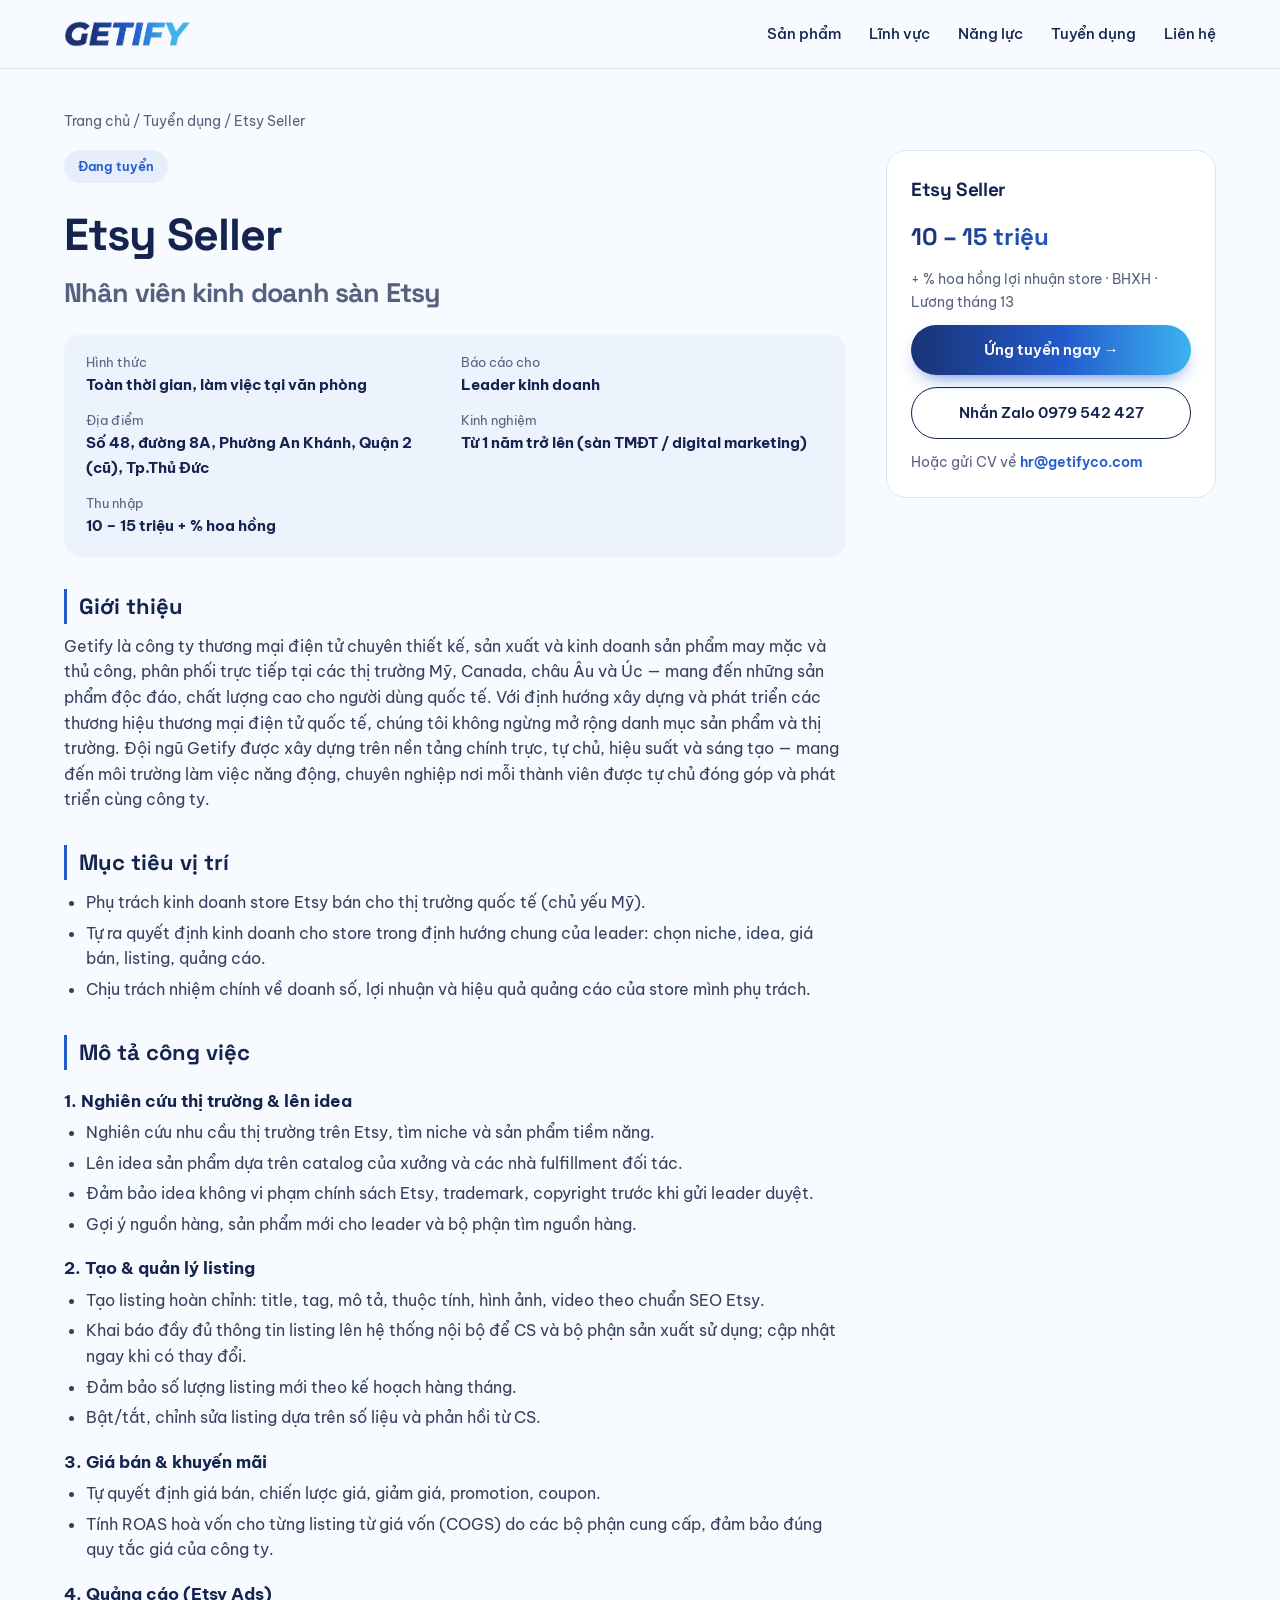
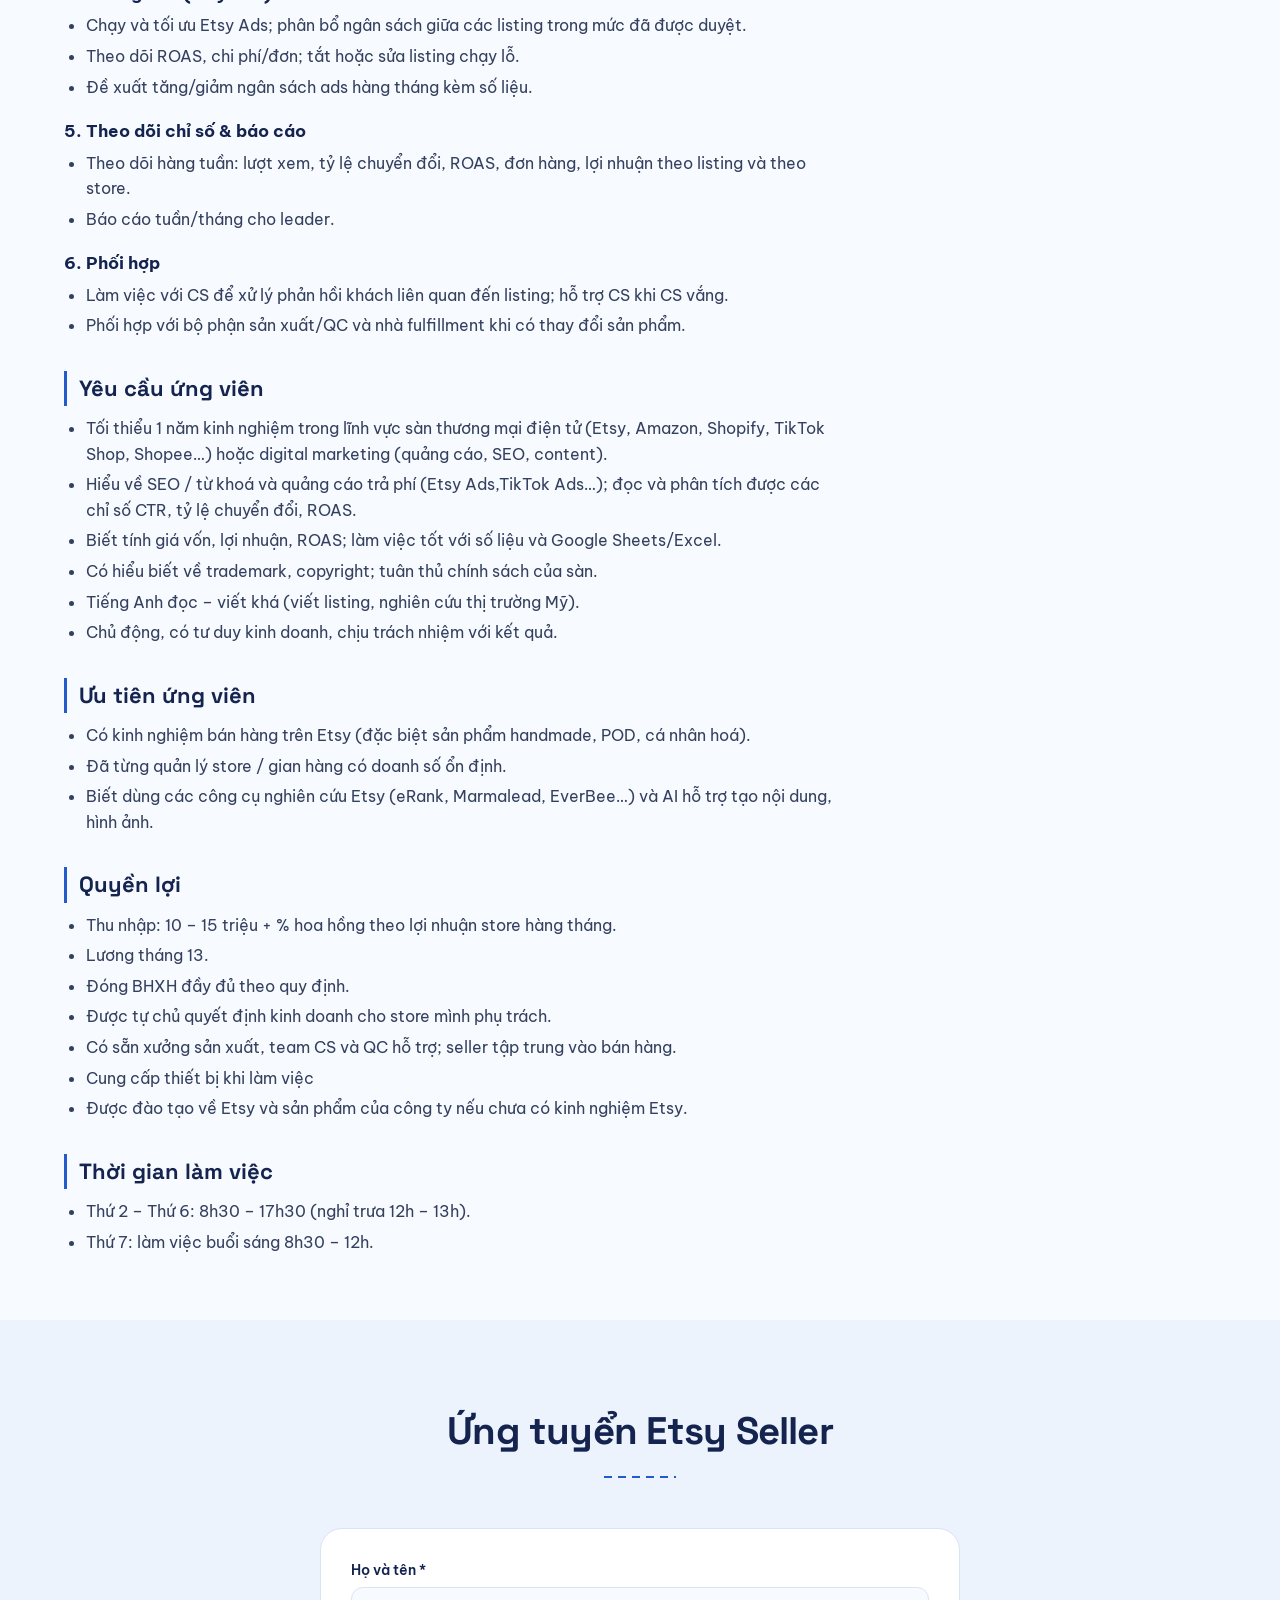
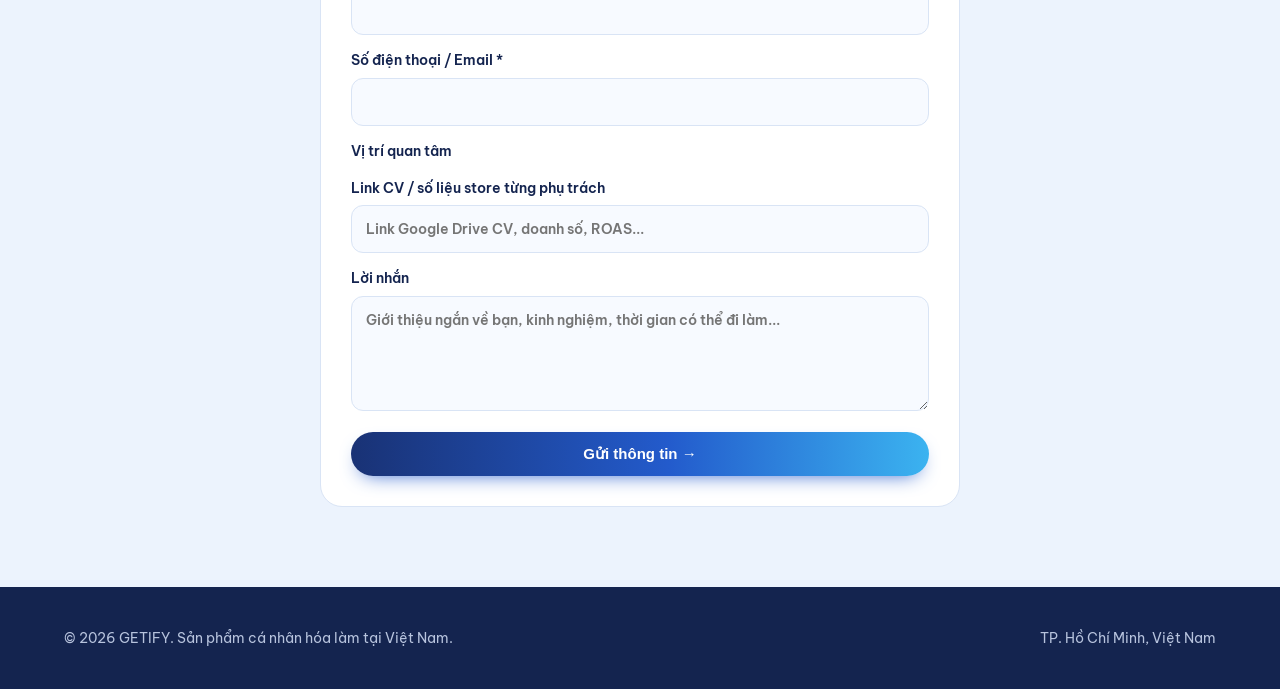
<file: tuyen-dung/etsy-seller/index.html>
<!doctype html><html lang="vi"><head><meta charset="utf-8"><link rel="icon" href="/logo.png"><meta name="theme-color" content="#193275"><meta name="viewport" content="width=device-width,initial-scale=1">
<title>Tuyển Etsy Seller – Lương 10–15 triệu + hoa hồng | GETIFY</title>
<meta name="description" content="GETIFY tuyển Etsy Seller tại TP. Thủ Đức: tự chủ store Etsy bán cho thị trường Mỹ. Lương 10–15 triệu + % hoa hồng lợi nhuận, BHXH, lương tháng 13.">
<link rel="canonical" href="https://getifyco.com/tuyen-dung/etsy-seller/">
<meta property="og:title" content="GETIFY tuyển Etsy Seller – 10–15 triệu + hoa hồng"><meta property="og:url" content="https://getifyco.com/tuyen-dung/etsy-seller/"><meta property="og:image" content="https://getifyco.com/logo.png">
<script type="application/ld+json">{"@context": "https://schema.org", "@type": "JobPosting", "title": "Etsy Seller (Nhân viên kinh doanh sàn Etsy)", "description": "<h4>Giới thiệu</h4><p>Getify là công ty thương mại điện tử chuyên thiết kế, sản xuất và kinh doanh sản phẩm may mặc và thủ công, phân phối trực tiếp tại các thị trường Mỹ, Canada, châu Âu và Úc — mang đến những sản phẩm độc đáo, chất lượng cao cho người dùng quốc tế. Với định hướng xây dựng và phát triển các thương hiệu thương mại điện tử quốc tế, chúng tôi không ngừng mở rộng danh mục sản phẩm và thị trường. Đội ngũ Getify được xây dựng trên nền tảng chính trực, tự chủ, hiệu suất và sáng tạo — mang đến môi trường làm việc năng động, chuyên nghiệp nơi mỗi thành viên được tự chủ đóng góp và phát triển cùng công ty.</p><h4>Mục tiêu vị trí</h4><ul><li>Phụ trách kinh doanh store Etsy bán cho thị trường quốc tế (chủ yếu Mỹ).</li><li>Tự ra quyết định kinh doanh cho store trong định hướng chung của leader: chọn niche, idea, giá bán, listing, quảng cáo.</li><li>Chịu trách nhiệm chính về doanh số, lợi nhuận và hiệu quả quảng cáo của store mình phụ trách.</li></ul><h4>Mô tả công việc</h4><h5>1. Nghiên cứu thị trường &amp; lên idea</h5><ul><li>Nghiên cứu nhu cầu thị trường trên Etsy, tìm niche và sản phẩm tiềm năng.</li><li>Lên idea sản phẩm dựa trên catalog của xưởng và các nhà fulfillment đối tác.</li><li>Đảm bảo idea không vi phạm chính sách Etsy, trademark, copyright trước khi gửi leader duyệt.</li><li>Gợi ý nguồn hàng, sản phẩm mới cho leader và bộ phận tìm nguồn hàng.</li></ul><h5>2. Tạo &amp; quản lý listing</h5><ul><li>Tạo listing hoàn chỉnh: title, tag, mô tả, thuộc tính, hình ảnh, video theo chuẩn SEO Etsy.</li><li>Khai báo đầy đủ thông tin listing lên hệ thống nội bộ để CS và bộ phận sản xuất sử dụng; cập nhật ngay khi có thay đổi.</li><li>Đảm bảo số lượng listing mới theo kế hoạch hàng tháng.</li><li>Bật/tắt, chỉnh sửa listing dựa trên số liệu và phản hồi từ CS.</li></ul><h5>3. Giá bán &amp; khuyến mãi</h5><ul><li>Tự quyết định giá bán, chiến lược giá, giảm giá, promotion, coupon.</li><li>Tính ROAS hoà vốn cho từng listing từ giá vốn (COGS) do các bộ phận cung cấp, đảm bảo đúng quy tắc giá của công ty.</li></ul><h5>4. Quảng cáo (Etsy Ads)</h5><ul><li>Chạy và tối ưu Etsy Ads; phân bổ ngân sách giữa các listing trong mức đã được duyệt.</li><li>Theo dõi ROAS, chi phí/đơn; tắt hoặc sửa listing chạy lỗ.</li><li>Đề xuất tăng/giảm ngân sách ads hàng tháng kèm số liệu.</li></ul><h5>5. Theo dõi chỉ số &amp; báo cáo</h5><ul><li>Theo dõi hàng tuần: lượt xem, tỷ lệ chuyển đổi, ROAS, đơn hàng, lợi nhuận theo listing và theo store.</li><li>Báo cáo tuần/tháng cho leader.</li></ul><h5>6. Phối hợp</h5><ul><li>Làm việc với CS để xử lý phản hồi khách liên quan đến listing; hỗ trợ CS khi CS vắng.</li><li>Phối hợp với bộ phận sản xuất/QC và nhà fulfillment khi có thay đổi sản phẩm.</li></ul><h4>Yêu cầu ứng viên</h4><ul><li>Tối thiểu 1 năm kinh nghiệm trong lĩnh vực sàn thương mại điện tử (Etsy, Amazon, Shopify, TikTok Shop, Shopee…) hoặc digital marketing (quảng cáo, SEO, content).</li><li>Hiểu về SEO / từ khoá và quảng cáo trả phí (Etsy Ads,TikTok Ads…); đọc và phân tích được các chỉ số CTR, tỷ lệ chuyển đổi, ROAS.</li><li>Biết tính giá vốn, lợi nhuận, ROAS; làm việc tốt với số liệu và Google Sheets/Excel.</li><li>Có hiểu biết về trademark, copyright; tuân thủ chính sách của sàn.</li><li>Tiếng Anh đọc – viết khá (viết listing, nghiên cứu thị trường Mỹ).</li><li>Chủ động, có tư duy kinh doanh, chịu trách nhiệm với kết quả.</li></ul><h4>Ưu tiên ứng viên</h4><ul><li>Có kinh nghiệm bán hàng trên Etsy (đặc biệt sản phẩm handmade, POD, cá nhân hoá).</li><li>Đã từng quản lý store / gian hàng có doanh số ổn định.</li><li>Biết dùng các công cụ nghiên cứu Etsy (eRank, Marmalead, EverBee…) và AI hỗ trợ tạo nội dung, hình ảnh.</li></ul><h4>Quyền lợi</h4><ul><li>Thu nhập: 10 – 15 triệu + % hoa hồng theo lợi nhuận store hàng tháng.</li><li>Lương tháng 13.</li><li>Đóng BHXH đầy đủ theo quy định.</li><li>Được tự chủ quyết định kinh doanh cho store mình phụ trách.</li><li>Có sẵn xưởng sản xuất, team CS và QC hỗ trợ; seller tập trung vào bán hàng.</li><li>Cung cấp thiết bị khi làm việc</li><li>Được đào tạo về Etsy và sản phẩm của công ty nếu chưa có kinh nghiệm Etsy.</li></ul><h4>Thời gian làm việc</h4><ul><li>Thứ 2 – Thứ 6: 8h30 – 17h30 (nghỉ trưa 12h – 13h).</li><li>Thứ 7: làm việc buổi sáng 8h30 – 12h.</li></ul>", "datePosted": "2026-11-12", "employmentType": "FULL_TIME", "hiringOrganization": {"@type": "Organization", "name": "GETIFY", "sameAs": "https://getifyco.com", "logo": "https://getifyco.com/logo.png"}, "jobLocation": {"@type": "Place", "address": {"@type": "PostalAddress", "streetAddress": "Số 48, đường 8A", "addressLocality": "Thủ Đức", "addressRegion": "Hồ Chí Minh", "addressCountry": "VN"}}, "baseSalary": {"@type": "MonetaryAmount", "currency": "VND", "value": {"@type": "QuantitativeValue", "minValue": 10000000, "maxValue": 15000000, "unitText": "MONTH"}}, "experienceRequirements": {"@type": "OccupationalExperienceRequirements", "monthsOfExperience": 12}}</script>
<link rel="preconnect" href="https://fonts.googleapis.com"><link href="https://fonts.googleapis.com/css2?family=Be+Vietnam+Pro:wght@400;500;600;700&family=Space+Grotesk:wght@500;600;700&display=swap" rel="stylesheet">
<link rel="stylesheet" href="/style.css"></head><body>
<header><div class="wrap"><a href="/" class="logo"><img src="/logo.png" alt="GETIFY" height="26"></a>
<nav id="nav"><a href="/#san-pham">Sản phẩm</a><a href="/#linh-vuc">Lĩnh vực</a><a href="/#nang-luc">Năng lực</a><a href="/#tuyen-dung">Tuyển dụng</a><a href="/#lien-he">Liên hệ</a></nav>
<button class="menu" onclick="document.getElementById('nav').classList.toggle('open')">☰</button></div></header>

<main class="jdpage"><div class="wrap">
<div class="crumb"><a href="/">Trang chủ</a> / <a href="/#tuyen-dung">Tuyển dụng</a> / Etsy Seller</div>
<div class="jdgrid"><article>
<span class="tag">Đang tuyển</span>
<h1>Etsy Seller<br><span style="font-size:.6em;color:var(--muted)">Nhân viên kinh doanh sàn Etsy</span></h1>
<div class="jdmeta"><div><small>Hình thức</small><b>Toàn thời gian, làm việc tại văn phòng</b></div><div><small>Báo cáo cho</small><b>Leader kinh doanh</b></div><div><small>Địa điểm</small><b>Số 48, đường 8A, Phường An Khánh, Quận 2 (cũ), Tp.Thủ Đức</b></div><div><small>Kinh nghiệm</small><b>Từ 1 năm trở lên (sàn TMĐT / digital marketing)</b></div><div><small>Thu nhập</small><b>10 – 15 triệu + % hoa hồng</b></div></div><div class="jd"><h4>Giới thiệu</h4><p>Getify là công ty thương mại điện tử chuyên thiết kế, sản xuất và kinh doanh sản phẩm may mặc và thủ công, phân phối trực tiếp tại các thị trường Mỹ, Canada, châu Âu và Úc — mang đến những sản phẩm độc đáo, chất lượng cao cho người dùng quốc tế. Với định hướng xây dựng và phát triển các thương hiệu thương mại điện tử quốc tế, chúng tôi không ngừng mở rộng danh mục sản phẩm và thị trường. Đội ngũ Getify được xây dựng trên nền tảng chính trực, tự chủ, hiệu suất và sáng tạo — mang đến môi trường làm việc năng động, chuyên nghiệp nơi mỗi thành viên được tự chủ đóng góp và phát triển cùng công ty.</p><h4>Mục tiêu vị trí</h4><ul><li>Phụ trách kinh doanh store Etsy bán cho thị trường quốc tế (chủ yếu Mỹ).</li><li>Tự ra quyết định kinh doanh cho store trong định hướng chung của leader: chọn niche, idea, giá bán, listing, quảng cáo.</li><li>Chịu trách nhiệm chính về doanh số, lợi nhuận và hiệu quả quảng cáo của store mình phụ trách.</li></ul><h4>Mô tả công việc</h4><h5>1. Nghiên cứu thị trường &amp; lên idea</h5><ul><li>Nghiên cứu nhu cầu thị trường trên Etsy, tìm niche và sản phẩm tiềm năng.</li><li>Lên idea sản phẩm dựa trên catalog của xưởng và các nhà fulfillment đối tác.</li><li>Đảm bảo idea không vi phạm chính sách Etsy, trademark, copyright trước khi gửi leader duyệt.</li><li>Gợi ý nguồn hàng, sản phẩm mới cho leader và bộ phận tìm nguồn hàng.</li></ul><h5>2. Tạo &amp; quản lý listing</h5><ul><li>Tạo listing hoàn chỉnh: title, tag, mô tả, thuộc tính, hình ảnh, video theo chuẩn SEO Etsy.</li><li>Khai báo đầy đủ thông tin listing lên hệ thống nội bộ để CS và bộ phận sản xuất sử dụng; cập nhật ngay khi có thay đổi.</li><li>Đảm bảo số lượng listing mới theo kế hoạch hàng tháng.</li><li>Bật/tắt, chỉnh sửa listing dựa trên số liệu và phản hồi từ CS.</li></ul><h5>3. Giá bán &amp; khuyến mãi</h5><ul><li>Tự quyết định giá bán, chiến lược giá, giảm giá, promotion, coupon.</li><li>Tính ROAS hoà vốn cho từng listing từ giá vốn (COGS) do các bộ phận cung cấp, đảm bảo đúng quy tắc giá của công ty.</li></ul><h5>4. Quảng cáo (Etsy Ads)</h5><ul><li>Chạy và tối ưu Etsy Ads; phân bổ ngân sách giữa các listing trong mức đã được duyệt.</li><li>Theo dõi ROAS, chi phí/đơn; tắt hoặc sửa listing chạy lỗ.</li><li>Đề xuất tăng/giảm ngân sách ads hàng tháng kèm số liệu.</li></ul><h5>5. Theo dõi chỉ số &amp; báo cáo</h5><ul><li>Theo dõi hàng tuần: lượt xem, tỷ lệ chuyển đổi, ROAS, đơn hàng, lợi nhuận theo listing và theo store.</li><li>Báo cáo tuần/tháng cho leader.</li></ul><h5>6. Phối hợp</h5><ul><li>Làm việc với CS để xử lý phản hồi khách liên quan đến listing; hỗ trợ CS khi CS vắng.</li><li>Phối hợp với bộ phận sản xuất/QC và nhà fulfillment khi có thay đổi sản phẩm.</li></ul><h4>Yêu cầu ứng viên</h4><ul><li>Tối thiểu 1 năm kinh nghiệm trong lĩnh vực sàn thương mại điện tử (Etsy, Amazon, Shopify, TikTok Shop, Shopee…) hoặc digital marketing (quảng cáo, SEO, content).</li><li>Hiểu về SEO / từ khoá và quảng cáo trả phí (Etsy Ads,TikTok Ads…); đọc và phân tích được các chỉ số CTR, tỷ lệ chuyển đổi, ROAS.</li><li>Biết tính giá vốn, lợi nhuận, ROAS; làm việc tốt với số liệu và Google Sheets/Excel.</li><li>Có hiểu biết về trademark, copyright; tuân thủ chính sách của sàn.</li><li>Tiếng Anh đọc – viết khá (viết listing, nghiên cứu thị trường Mỹ).</li><li>Chủ động, có tư duy kinh doanh, chịu trách nhiệm với kết quả.</li></ul><h4>Ưu tiên ứng viên</h4><ul><li>Có kinh nghiệm bán hàng trên Etsy (đặc biệt sản phẩm handmade, POD, cá nhân hoá).</li><li>Đã từng quản lý store / gian hàng có doanh số ổn định.</li><li>Biết dùng các công cụ nghiên cứu Etsy (eRank, Marmalead, EverBee…) và AI hỗ trợ tạo nội dung, hình ảnh.</li></ul><h4>Quyền lợi</h4><ul><li>Thu nhập: 10 – 15 triệu + % hoa hồng theo lợi nhuận store hàng tháng.</li><li>Lương tháng 13.</li><li>Đóng BHXH đầy đủ theo quy định.</li><li>Được tự chủ quyết định kinh doanh cho store mình phụ trách.</li><li>Có sẵn xưởng sản xuất, team CS và QC hỗ trợ; seller tập trung vào bán hàng.</li><li>Cung cấp thiết bị khi làm việc</li><li>Được đào tạo về Etsy và sản phẩm của công ty nếu chưa có kinh nghiệm Etsy.</li></ul><h4>Thời gian làm việc</h4><ul><li>Thứ 2 – Thứ 6: 8h30 – 17h30 (nghỉ trưa 12h – 13h).</li><li>Thứ 7: làm việc buổi sáng 8h30 – 12h.</li></ul></div></article>
<aside class="side"><h3>Etsy Seller</h3><div class="sal">10 – 15 triệu</div><p>+ % hoa hồng lợi nhuận store · BHXH · Lương tháng 13</p>
<a href="#ung-tuyen" class="btn pri">Ứng tuyển ngay →</a><a href="https://zalo.me/0979542427" class="btn sec" target="_blank" rel="noopener">Nhắn Zalo 0979 542 427</a>
<p>Hoặc gửi CV về <a href="mailto:hr@getifyco.com?subject=%E1%BB%A8ng%20tuy%E1%BB%83n%20Etsy%20Seller" style="color:var(--thread);font-weight:600">hr@getifyco.com</a></p></aside>
</div></div></main>
<section class="apply" id="ung-tuyen"><div class="wrap"><div class="head center"><h2>Ứng tuyển Etsy Seller</h2><hr class="stitch"></div>
<form id="f" onsubmit="return send(event)">
<label>Họ và tên *<input name="name" required></label>
<label>Số điện thoại / Email *<input name="contact" required></label>
<label>Vị trí quan tâm<input type="hidden" name="job" id="job" value="Etsy Seller"></label>
<label>Link CV / số liệu store từng phụ trách<input name="cv" placeholder="Link Google Drive CV, doanh số, ROAS..."></label>
<label>Lời nhắn<textarea name="msg" rows="4" placeholder="Giới thiệu ngắn về bạn, kinh nghiệm, thời gian có thể đi làm..."></textarea></label>
<button class="btn pri" style="justify-content:center;border:0;cursor:pointer">Gửi thông tin →</button>
</form></div></section>
<footer><div class="wrap"><span>© <span id="y"></span> GETIFY. Sản phẩm cá nhân hóa làm tại Việt Nam.</span><span>TP. Hồ Chí Minh, Việt Nam</span></div></footer>
<script>
const EMAIL="hr@getifyco.com";document.getElementById('y').textContent=new Date().getFullYear();
function send(e){e.preventDefault();const d=new FormData(e.target);
location.href=`mailto:${EMAIL}?subject=${encodeURIComponent('[Ứng tuyển] Etsy Seller - '+d.get('name'))}&body=${encodeURIComponent('Họ tên: '+d.get('name')+'\nLiên hệ: '+d.get('contact')+'\nCV/số liệu: '+(d.get('cv')||'')+'\n\n'+d.get('msg'))}`;return false}
</script></body></html>
</file>
<file: style.css>
:root{--paper:#f7faff;--linen:#ecf3fd;--ink:#14244f;--muted:#55627f;--thread:#235bcc;--thread2:#3bb3f0;--line:#d9e4f5;--grad:linear-gradient(90deg,#193275,#235bcc 55%,#3bb3f0)}
*{box-sizing:border-box;margin:0;padding:0}html{scroll-behavior:smooth}
body{font-family:'Be Vietnam Pro',sans-serif;background:var(--paper);color:var(--ink);line-height:1.6}
h1,h2,h3,.num{font-family:'Space Grotesk',sans-serif;letter-spacing:-.02em}
a{color:inherit;text-decoration:none}.wrap{max-width:1200px;margin:auto;padding:0 24px}
.stitch{height:2px;width:72px;border:0;background:repeating-linear-gradient(90deg,var(--thread) 0 8px,transparent 8px 14px);margin:14px 0 0}
.center .stitch{margin:14px auto 0}
header{position:fixed;inset:0 0 auto;z-index:50;background:rgba(247,250,255,.88);backdrop-filter:blur(10px);border-bottom:1px solid var(--line)}
header .wrap{display:flex;align-items:center;justify-content:space-between;height:68px}
.logo{font-family:'Space Grotesk';font-weight:700;font-size:22px;display:flex;align-items:center;gap:8px}
.logo img{height:26px;width:auto;display:block}.logo i{width:26px;height:26px;border-radius:50%;border:2px dashed var(--thread);display:grid;place-items:center;font-style:normal;color:var(--thread);font-size:13px}
nav{display:flex;gap:28px;font-size:15px;font-weight:500}nav a:hover{color:var(--thread)}
.btn{display:inline-flex;align-items:center;gap:8px;padding:13px 22px;border-radius:999px;font-weight:600;font-size:15px;transition:.2s}
.btn.pri{background:var(--grad);color:#fff;box-shadow:0 8px 20px -10px #235bcc}.btn.pri:hover{filter:brightness(1.08);transform:translateY(-2px)}
.btn.sec{border:1.5px solid var(--ink)}.btn.sec:hover{background:var(--ink);color:#fff}
.menu{display:none;background:none;border:0;font-size:24px;cursor:pointer}
section{padding:110px 0}
.hero{padding:140px 0 70px;background:radial-gradient(ellipse at 80% 30%,#dceafc 0,transparent 60%)}
.hero .grid{display:grid;grid-template-columns:1fr 1.15fr;gap:40px;align-items:center}
.tag{display:inline-block;font-size:13px;font-weight:600;color:var(--thread);background:#235bcc14;padding:6px 14px;border-radius:999px;margin-bottom:18px}
.hero h1{font-size:clamp(2.2rem,4.6vw,3.6rem);line-height:1.08}.hero h1 em{font-style:normal;background:var(--grad);-webkit-background-clip:text;background-clip:text;color:transparent}
.hero p{color:var(--muted);margin:20px 0 30px;max-width:520px}
.cta{display:flex;gap:12px;flex-wrap:wrap}
.map{width:100%;height:auto}.map .land{stroke:#aebfdd;stroke-width:4.2;stroke-linecap:round}
.arc{fill:none;stroke:var(--thread);stroke-width:2;stroke-dasharray:6 5;opacity:.9}
@keyframes draw{from{opacity:0}to{opacity:.85}}
.plane{fill:var(--thread2);stroke:#fff;stroke-width:1}
.pin circle{fill:var(--thread)}.pin .ring{fill:none;stroke:var(--thread);animation:pulse 2.2s infinite}
.pin text{font-size:15px;paint-order:stroke;stroke:#f7faff;stroke-width:4px;font-weight:600;text-anchor:middle;fill:var(--ink);font-family:'Be Vietnam Pro'}
.home circle{fill:var(--ink)}.home .ring{stroke:var(--ink)}
@keyframes pulse{0%{r:4;opacity:1}100%{r:16;opacity:0}}
.flags{display:flex;gap:10px;margin-top:22px;flex-wrap:wrap;font-size:13px;color:var(--muted);align-items:center}
.flags span{font-size:22px}
.head{max-width:640px;margin-bottom:50px}.head h2{font-size:clamp(1.8rem,3vw,2.5rem)}.head p{color:var(--muted);margin-top:14px}
.center{text-align:center;margin-left:auto;margin-right:auto}
.prods{display:grid;grid-template-columns:repeat(4,1fr);gap:20px}
.card{background:#fff;border:1px solid var(--line);border-radius:20px;overflow:hidden;transition:.25s}
.card:hover{transform:translateY(-6px);box-shadow:0 18px 40px -20px #14244f40}
.ph{aspect-ratio:4/3.4;background:var(--linen);display:grid;place-items:center;position:relative;overflow:hidden}
.ph img{width:100%;height:100%;object-fit:cover}
.ph .ico{font-size:54px}.ph::after{content:"";position:absolute;inset:12px;border:1.5px dashed #235bcc55;border-radius:12px;pointer-events:none}
.card .b{padding:18px 20px 22px}.card h3{font-size:18px}.card p{font-size:14px;color:var(--muted);margin-top:6px}
.fields{background:var(--ink);color:#fff}.fields .head p{color:#b7c3dd}
.fgrid{display:grid;grid-template-columns:repeat(3,1fr);gap:22px}
.f{border:1px solid #ffffff22;border-radius:20px;padding:30px}.f .n{font-family:'Space Grotesk';color:var(--thread2);font-size:14px;font-weight:600}
.f h3{font-size:21px;margin:10px 0 8px}.f p{color:#b7c3dd;font-size:15px}
.flow{display:grid;grid-template-columns:repeat(6,1fr);gap:0;margin-top:60px;position:relative}
.flow::before{content:"";position:absolute;top:26px;left:8%;right:8%;height:2px;background:repeating-linear-gradient(90deg,var(--thread2) 0 8px,transparent 8px 14px)}
.st{text-align:center;position:relative;padding:0 8px}.st b{display:grid;place-items:center;width:54px;height:54px;margin:0 auto 12px;border-radius:50%;background:var(--ink);border:2px solid var(--thread2);font-size:22px}
.st h4{font-size:15px}.st p{font-size:13px;color:#b7c3dd}
.stats{display:grid;grid-template-columns:repeat(3,1fr);gap:20px}.s .mk{display:flex;flex-wrap:wrap;gap:6px;margin-top:14px}.s .mk span{background:var(--paper);border:1px solid var(--line);border-radius:999px;padding:4px 10px;font-size:13px}
.s{background:var(--linen);border-radius:20px;padding:30px 26px}.s .big{background:var(--grad);-webkit-background-clip:text;background-clip:text;color:transparent;font-size:30px;font-weight:700;color:var(--thread);line-height:1}
.s p{margin-top:10px;color:var(--muted);font-size:15px}
.career{background:var(--linen)}
.cgrid{display:grid;grid-template-columns:1fr 1fr;gap:50px}
.perks{display:grid;grid-template-columns:1fr 1fr;gap:14px}
.pk{background:var(--paper);border:1px solid var(--line);border-radius:16px;padding:18px}
.pk b{display:flex;gap:10px;align-items:center;font-size:15px}.pk b span{width:32px;height:32px;border-radius:50%;background:#235bcc18;display:grid;place-items:center}
.pk p{font-size:13.5px;color:var(--muted);margin-top:6px}
.jobs{display:flex;flex-direction:column;gap:12px}
.job{background:#fff;border:1px solid var(--line);border-radius:16px;padding:20px 22px;display:flex;justify-content:space-between;align-items:center;gap:14px;transition:.2s}
.job:hover{border-color:var(--thread)}.job h4{font-size:17px}.job small{color:var(--muted)}
.job .go{color:var(--thread);font-weight:600;white-space:nowrap}
.contact .grid{display:grid;grid-template-columns:1fr 1fr;gap:50px}
.info div{padding:18px 0;border-bottom:1px dashed var(--line)}.info small{color:var(--muted);display:block;font-size:13px}.info b{font-size:17px}
form{background:#fff;border:1px solid var(--line);border-radius:22px;padding:30px;display:flex;flex-direction:column;gap:14px}
label{font-size:14px;font-weight:600}input,textarea,select{width:100%;margin-top:6px;padding:12px 14px;border:1px solid var(--line);border-radius:12px;font:inherit;background:var(--paper)}
input:focus,textarea:focus,select:focus{outline:2px solid #235bcc55;border-color:var(--thread)}
footer{background:var(--ink);color:#b7c3dd;padding:40px 0;font-size:14px}footer .wrap{display:flex;justify-content:space-between;flex-wrap:wrap;gap:12px}
.rv{opacity:0;transform:translateY(24px);transition:.7s}.rv.on{opacity:1;transform:none}
.todo{background:#fff3c4;outline:1px dashed #d9a400;border-radius:4px;padding:0 4px}
@media(max-width:900px){nav{display:none;position:absolute;top:68px;left:0;right:0;background:var(--paper);flex-direction:column;padding:20px 24px;border-bottom:1px solid var(--line)}nav.open{display:flex}.menu{display:block}
.hero .grid,.cgrid,.contact .grid{grid-template-columns:1fr}.prods{grid-template-columns:1fr 1fr}.stats{grid-template-columns:1fr}.fgrid{grid-template-columns:1fr}
.flow{grid-template-columns:repeat(3,1fr);row-gap:30px}.flow::before{display:none}section{padding:80px 0}.perks{grid-template-columns:1fr}}
@media(max-width:520px){.prods,.stats{grid-template-columns:1fr}.flow{grid-template-columns:1fr 1fr}}
.job .go small{display:block;color:var(--muted);font-weight:500;font-size:12px;text-align:right}
.job.has-jd .badge{display:inline-block;margin-left:8px;font-size:11px;font-weight:600;color:var(--thread);background:#235bcc14;border-radius:999px;padding:2px 8px;vertical-align:middle}
.modal{position:fixed;inset:0;z-index:100;background:#14244f8c;backdrop-filter:blur(4px);display:none;align-items:flex-start;justify-content:center;padding:40px 16px;overflow-y:auto}
.modal.open{display:flex}body.lock{overflow:hidden}
.mbox{position:relative;background:#fff;border-radius:22px;max-width:760px;width:100%;padding:36px 40px 28px;box-shadow:0 30px 80px -30px #14244f}
.mbox h3{font-size:clamp(1.4rem,3vw,1.9rem);margin-bottom:18px}
.mx{position:absolute;top:14px;right:16px;width:38px;height:38px;border-radius:50%;border:1px solid var(--line);background:var(--paper);font-size:22px;cursor:pointer;color:var(--ink)}
.jdmeta{display:grid;grid-template-columns:1fr 1fr;gap:10px;background:var(--linen);border-radius:16px;padding:16px 18px;margin-bottom:8px}
.jdmeta small{display:block;color:var(--muted);font-size:12px}.jdmeta b{font-size:14.5px}
.jd h4{font-family:'Space Grotesk';font-size:19px;margin:24px 0 8px;padding-left:12px;border-left:3px solid var(--thread)}
.jd h5{font-size:15.5px;margin:14px 0 4px}.jd p,.jd li{font-size:15px;color:#34405e}.jd ul{padding-left:20px}.jd li{margin:4px 0}
.mfoot{position:sticky;bottom:-28px;background:#fff;margin:24px -40px -28px;padding:18px 40px 24px;border-top:1px solid var(--line);display:flex;align-items:center;gap:16px;flex-wrap:wrap;border-radius:0 0 22px 22px}
.mfoot span{font-size:13.5px;color:var(--muted)}
@media(max-width:600px){.mbox{padding:28px 20px 20px}.mfoot{position:static;margin:20px -20px -20px;padding:16px 20px 20px}.jdmeta{grid-template-columns:1fr}}

.jdpage{padding:110px 0 60px}.crumb{font-size:14px;color:var(--muted);margin-bottom:18px}.crumb a:hover{color:var(--thread)}
.jdgrid{display:grid;grid-template-columns:1fr 330px;gap:40px;align-items:start}
.jdpage h1{font-size:clamp(1.9rem,4vw,2.8rem);line-height:1.15;margin:8px 0 22px}
.jdmeta{display:grid;grid-template-columns:1fr 1fr;gap:12px;background:var(--linen);border-radius:18px;padding:18px 22px;margin-bottom:10px}
.jdmeta small{display:block;color:var(--muted);font-size:12.5px}.jdmeta b{font-size:15px}
.jd h4{font-family:'Space Grotesk';font-size:22px;margin:32px 0 10px;padding-left:12px;border-left:3px solid var(--thread)}
.jd h5{font-size:16.5px;margin:18px 0 6px}.jd p,.jd li{font-size:16px;color:#34405e}.jd ul{padding-left:22px}.jd li{margin:5px 0}
.side{position:sticky;top:90px;background:#fff;border:1px solid var(--line);border-radius:20px;padding:24px;display:flex;flex-direction:column;gap:12px}
.side h3{font-size:19px}.side .sal{font-family:'Space Grotesk';font-size:24px;font-weight:700;background:var(--grad);-webkit-background-clip:text;background-clip:text;color:transparent}
.side p{font-size:14px;color:var(--muted)}.side .btn{justify-content:center}
.apply{background:var(--linen);padding:80px 0}.apply form{max-width:640px;margin:0 auto}
@media(max-width:900px){.jdgrid{grid-template-columns:1fr}.side{position:static;order:-1}.jdmeta{grid-template-columns:1fr}}
</file>
